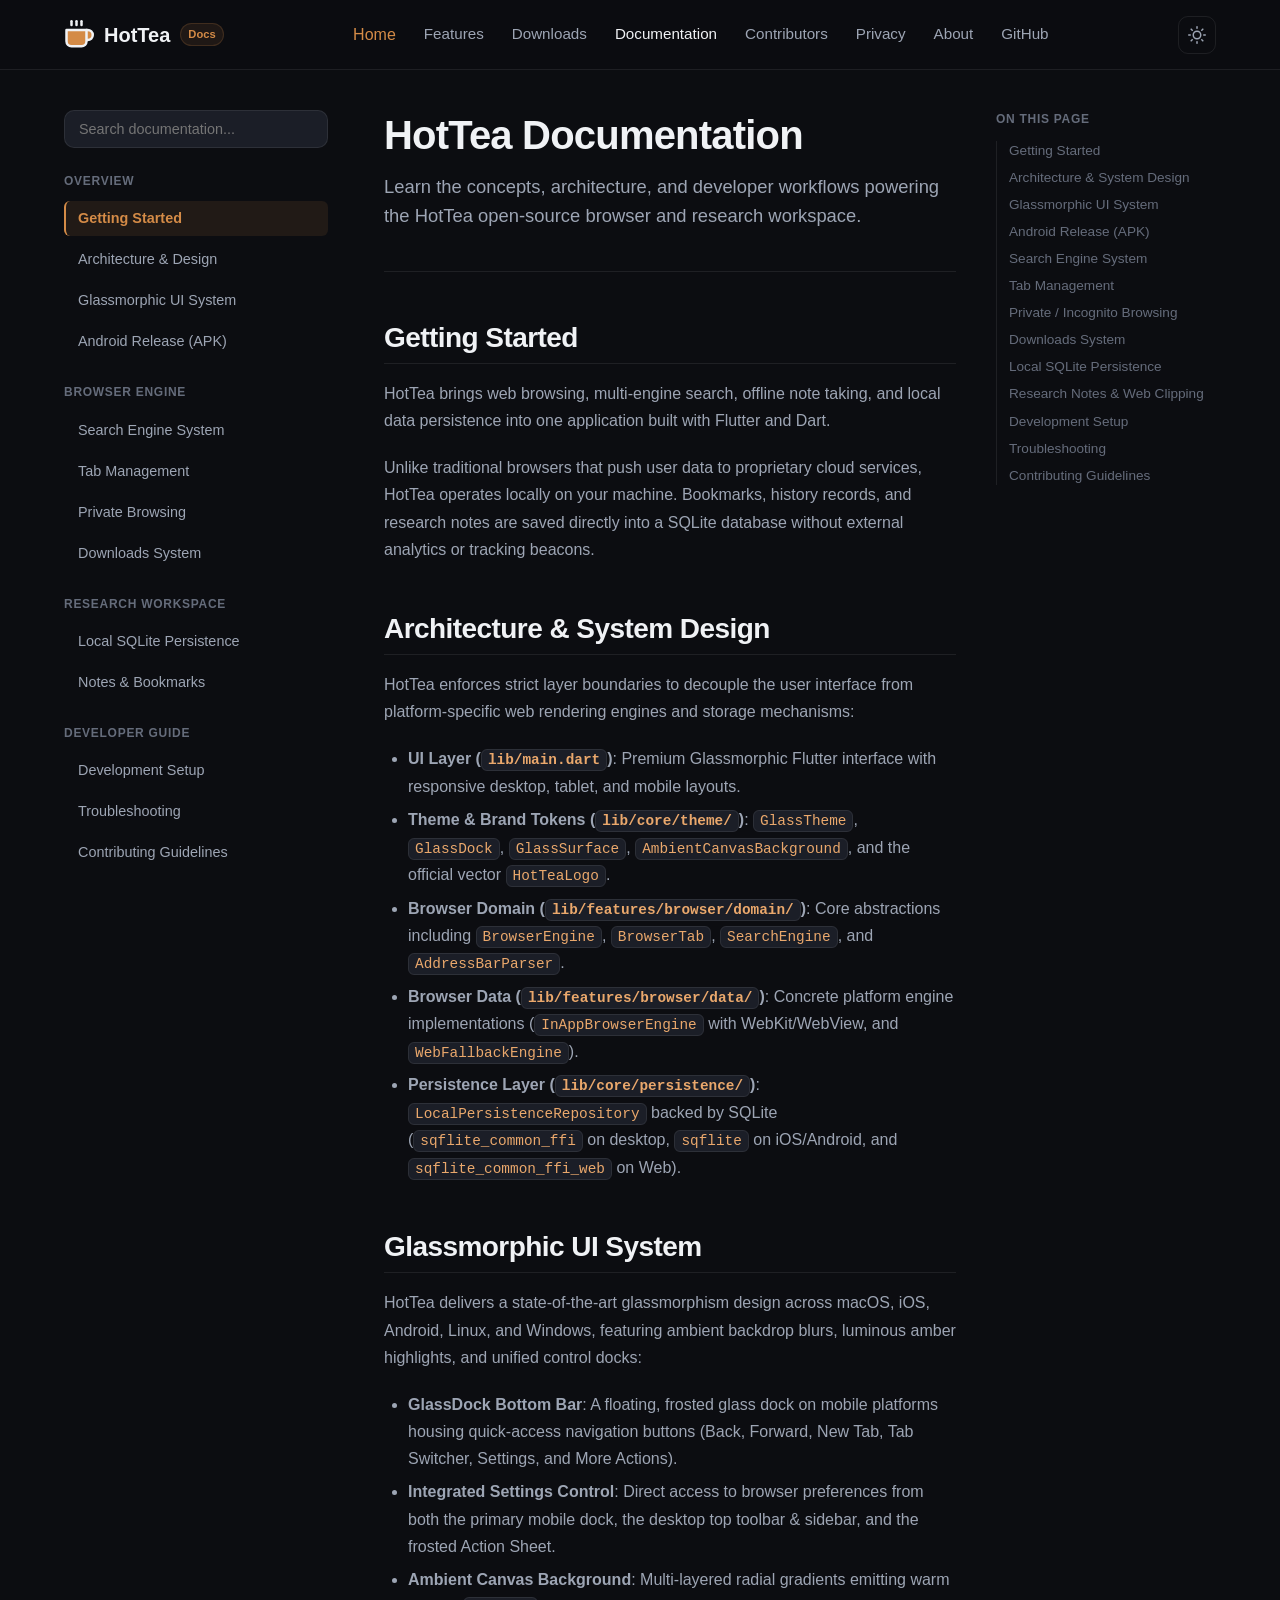
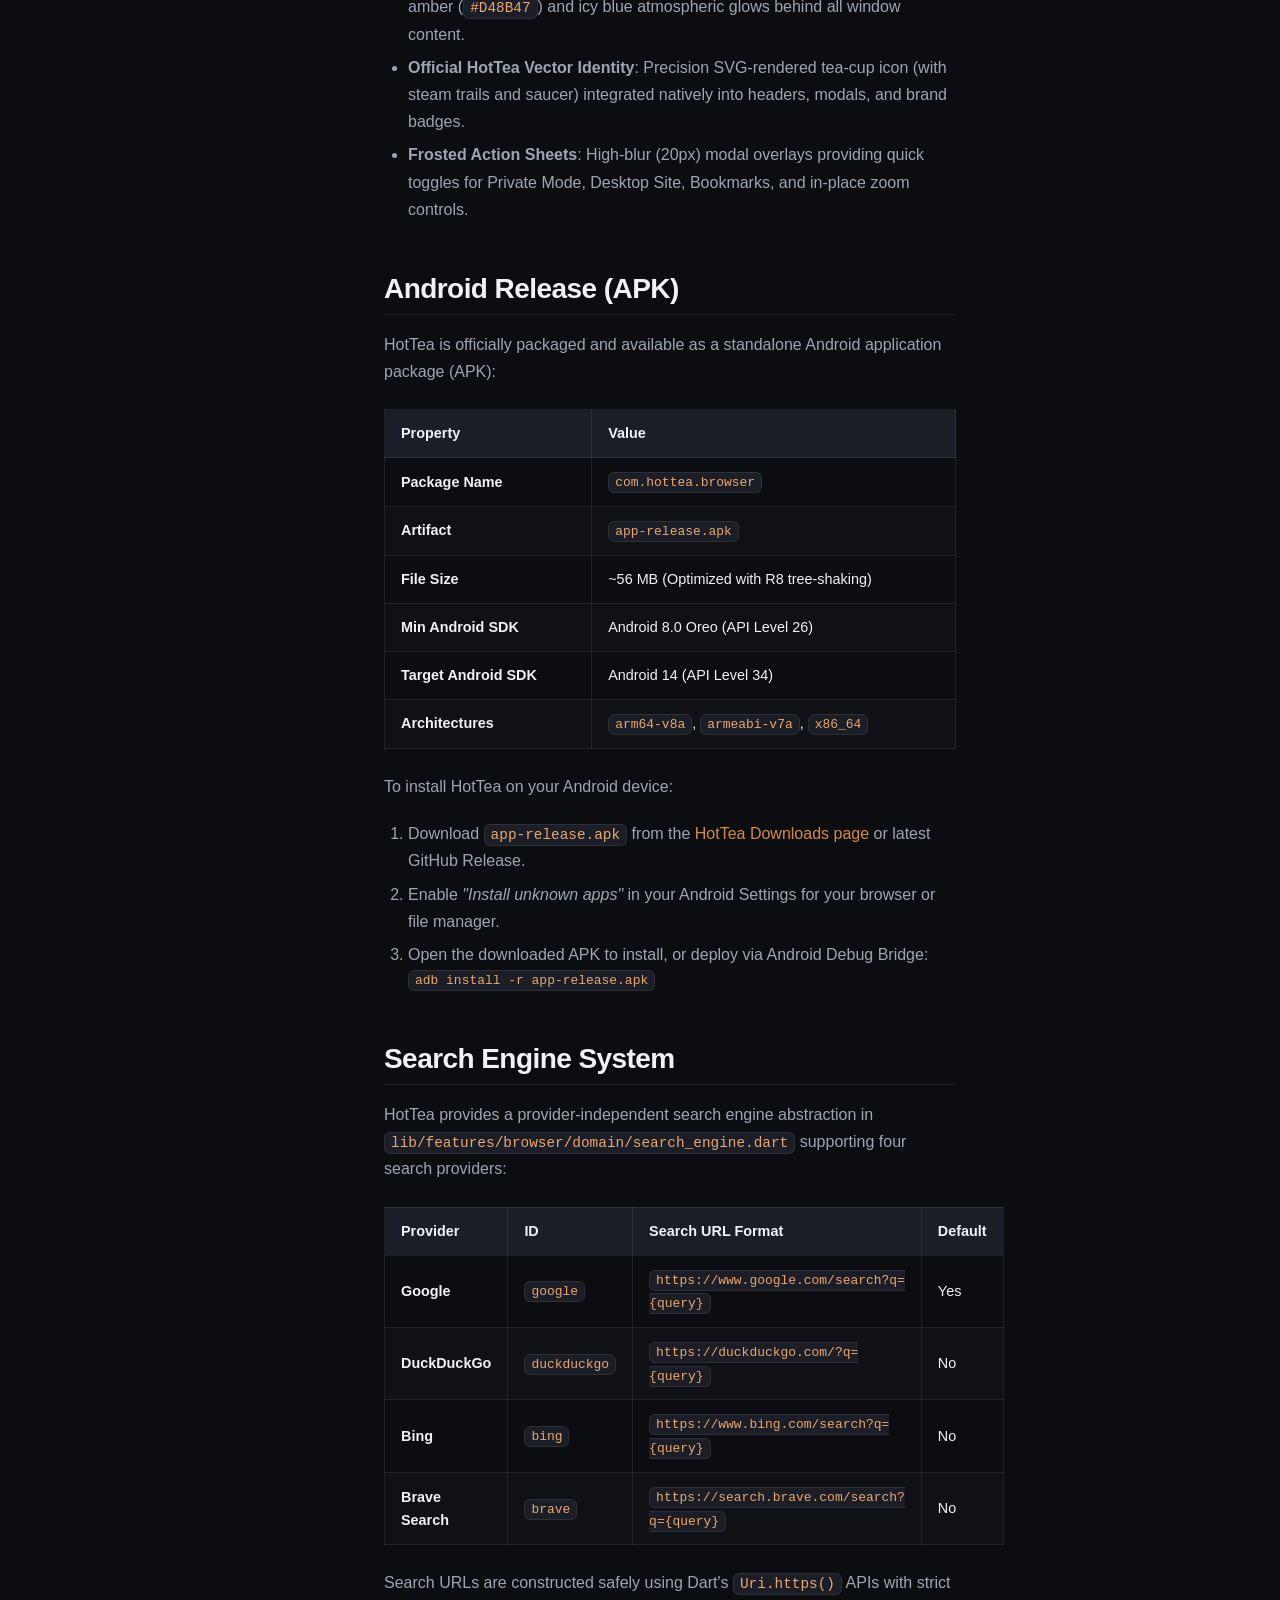
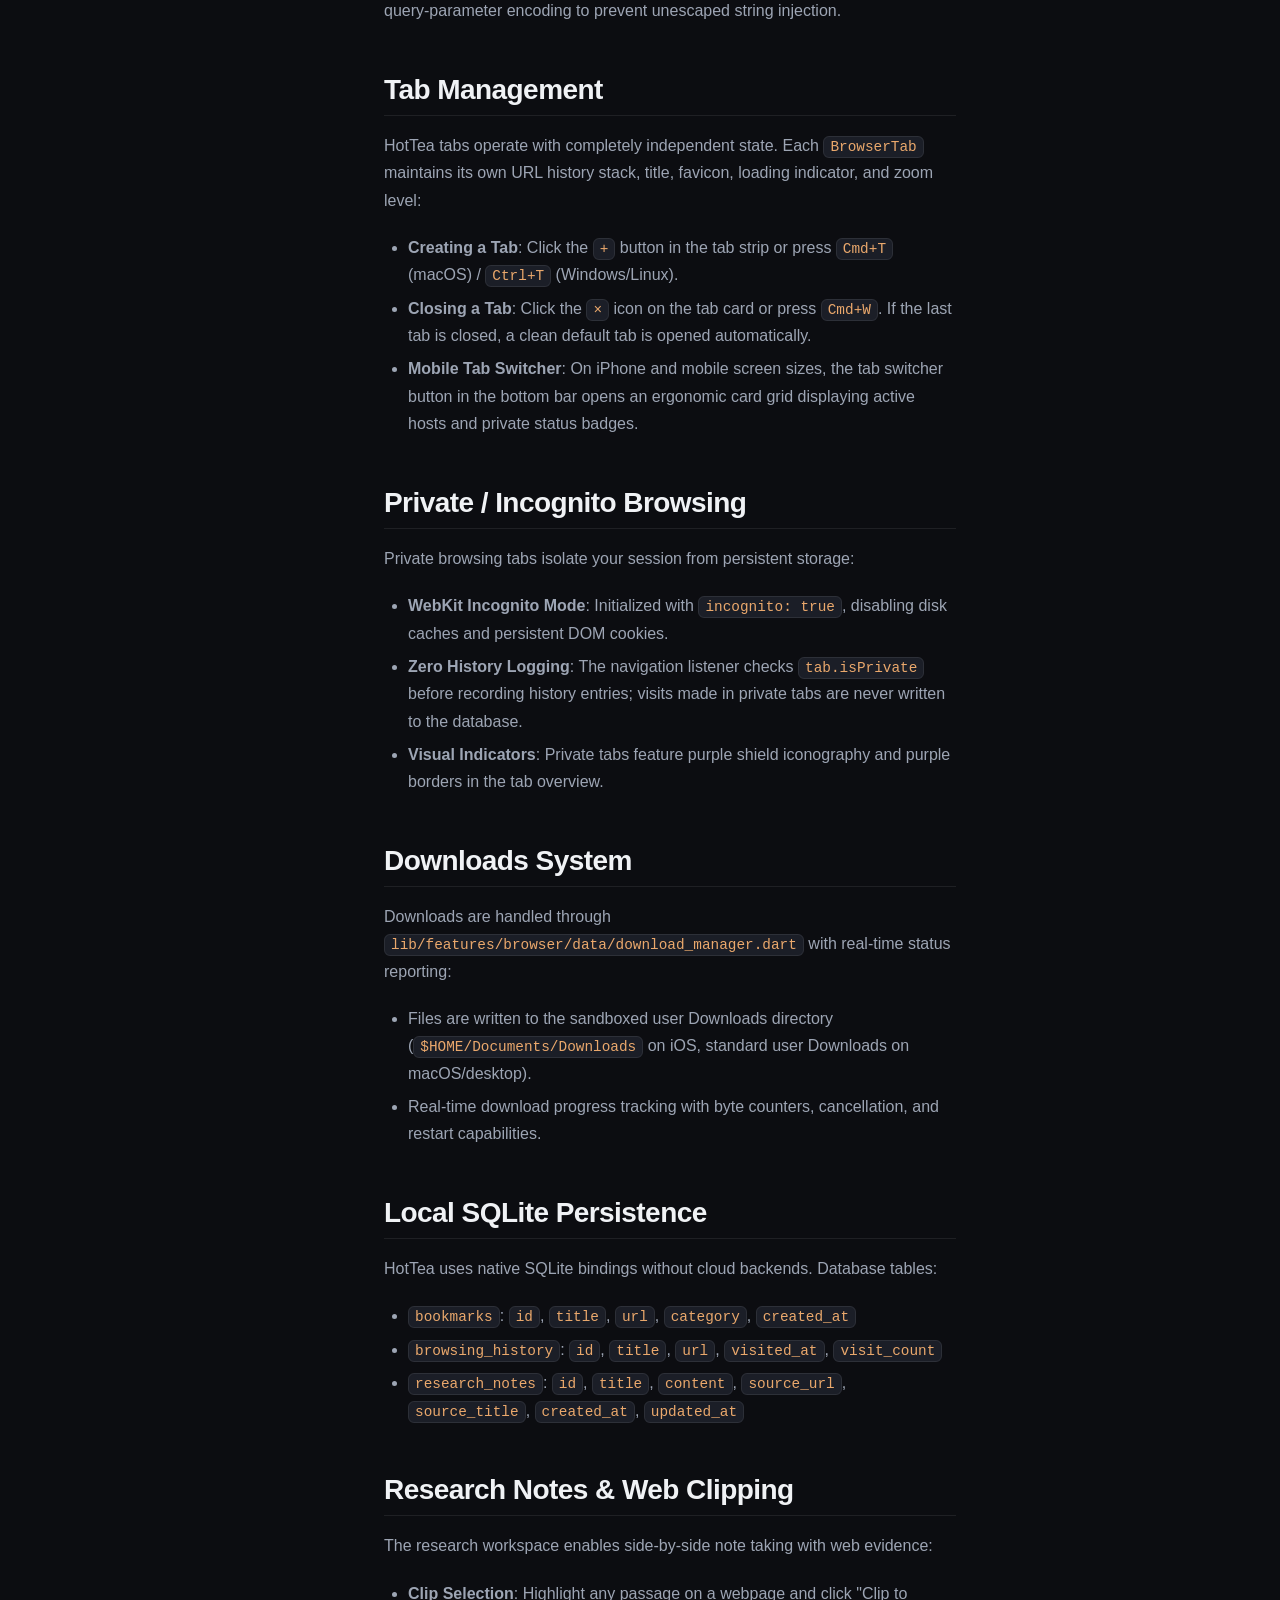
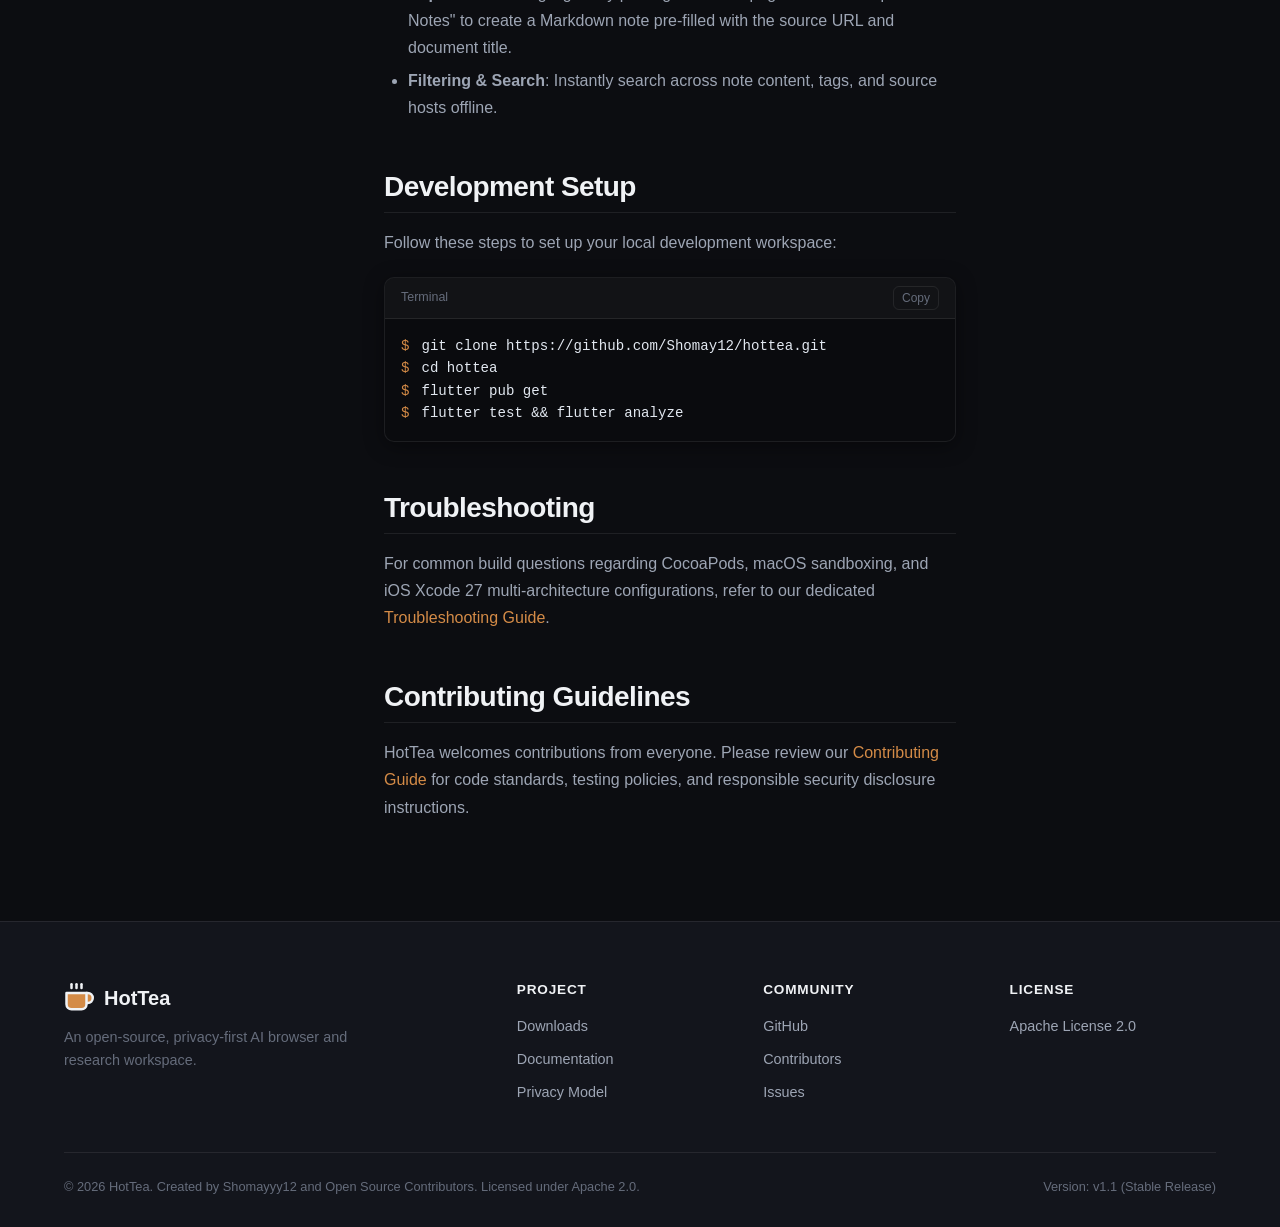
<file: hottea-website/docs.html>
<!DOCTYPE html>
<html lang="en" data-theme="dark">
<head>
  <meta charset="UTF-8">
  <meta name="viewport" content="width=device-width, initial-scale=1.0">
  <title>Documentation — HotTea Browser & Workspace</title>
  <meta name="description" content="Technical documentation, getting started guides, architecture specifications, and API contracts for the HotTea browser.">
  <meta name="theme-color" content="#0C0D11">

  <!-- Open Graph -->
  <meta property="og:type" content="article">
  <meta property="og:title" content="HotTea Documentation">
  <meta property="og:description" content="Learn how HotTea manages multi-provider search, tab isolation, local persistence, and research workflows.">

  <!-- Stylesheets -->
  <link rel="stylesheet" href="assets/css/style.css">
  <link rel="stylesheet" href="assets/css/responsive.css">
  <link rel="stylesheet" href="assets/css/docs.css">

  <!-- Favicon SVG -->
  <link rel="icon" type="image/svg+xml" href="data:image/svg+xml,<svg xmlns='http://www.w3.org/2000/svg' viewBox='0 0 24 24' fill='none' stroke='%23D48B47' stroke-width='2' stroke-linecap='round' stroke-linejoin='round'><path d='M18 8h1a4 4 0 0 1 0 8h-1'></path><path d='M2 8h16v9a4 4 0 0 1-4 4H6a4 4 0 0 1-4-4V8z'></path><line x1='6' y1='1' x2='6' y2='4'></line><line x1='10' y1='1' x2='10' y2='4'></line><line x1='14' y1='1' x2='14' y2='4'></line></svg>">
</head>
<body>

  <a href="#main-content" class="skip-to-content">Skip to content</a>

  <!-- Header -->
  <header class="site-header">
    <div class="container nav-container">
      <a href="index.html" class="brand-link">
        <svg class="brand-logo-svg" viewBox="0 0 24 24" fill="none" stroke="currentColor" stroke-width="2" stroke-linecap="round" stroke-linejoin="round">
          <path d="M18 8h1a4 4 0 0 1 0 8h-1"></path>
          <path d="M2 8h16v9a4 4 0 0 1-4 4H6a4 4 0 0 1-4-4V8z"></path>
          <line x1="6" y1="1" x2="6" y2="4"></line>
          <line x1="10" y1="1" x2="10" y2="4"></line>
          <line x1="14" y1="1" x2="14" y2="4"></line>
        </svg>
        <span>HotTea</span>
        <span class="brand-badge">Docs</span>
      </a>

      <nav id="nav-menu" class="nav-menu" aria-label="Primary Navigation">
        <a href="index.html">Home</a>
        <a href="index.html#features" class="nav-link">Features</a>
        <a href="downloads.html" class="nav-link">Downloads</a>
        <a href="docs.html" class="nav-link active">Documentation</a>
        <a href="index.html#contributors" class="nav-link">Contributors</a>
        <a href="privacy.html" class="nav-link">Privacy</a>
        <a href="about.html" class="nav-link">About</a>
        <a href="https://github.com/Shomay12/hottea" class="nav-link" target="_blank" rel="noopener">GitHub</a>
      </nav>

      <div class="nav-actions">
        <button id="theme-toggle" class="btn-icon" aria-label="Toggle theme">
          <svg width="18" height="18" viewBox="0 0 24 24" fill="none" stroke="currentColor" stroke-width="2" stroke-linecap="round" stroke-linejoin="round">
            <circle cx="12" cy="12" r="5"></circle>
            <line x1="12" y1="1" x2="12" y2="3"></line>
            <line x1="12" y1="21" x2="12" y2="23"></line>
          </svg>
        </button>
        <button id="mobile-menu-btn" class="btn-icon mobile-menu-btn" aria-label="Toggle mobile menu" aria-expanded="false">
          <svg width="20" height="20" viewBox="0 0 24 24" fill="none" stroke="currentColor" stroke-width="2" stroke-linecap="round" stroke-linejoin="round">
            <line x1="3" y1="12" x2="21" y2="12"></line>
            <line x1="3" y1="6" x2="21" y2="6"></line>
            <line x1="3" y1="18" x2="21" y2="18"></line>
          </svg>
        </button>
      </div>
    </div>
  </header>

  <main id="main-content" class="container">
    <div class="docs-layout">
      <!-- Sidebar Navigation with Local Search -->
      <aside class="docs-sidebar">
        <button id="docs-nav-toggle" class="docs-nav-toggle-btn" aria-expanded="false" aria-controls="docs-sidebar-inner">
          <span>📚 Documentation Menu</span>
          <span>▾</span>
        </button>

        <div id="docs-sidebar-inner" class="docs-sidebar-inner">
          <div class="docs-search-container">
            <input type="search" id="docs-search" class="docs-search-input" placeholder="Search documentation..." aria-label="Search documentation">
          </div>

          <div class="docs-nav-group">
            <div class="docs-nav-title">Overview</div>
            <ul class="docs-nav-list">
              <li><a href="#getting-started" class="docs-nav-link active">Getting Started</a></li>
              <li><a href="#architecture" class="docs-nav-link">Architecture &amp; Design</a></li>
              <li><a href="#glass-ui" class="docs-nav-link">Glassmorphic UI System</a></li>
              <li><a href="#android-release" class="docs-nav-link">Android Release (APK)</a></li>
            </ul>
          </div>

          <div class="docs-nav-group">
            <div class="docs-nav-title">Browser Engine</div>
            <ul class="docs-nav-list">
              <li><a href="#search-system" class="docs-nav-link">Search Engine System</a></li>
              <li><a href="#tab-management" class="docs-nav-link">Tab Management</a></li>
              <li><a href="#private-browsing" class="docs-nav-link">Private Browsing</a></li>
              <li><a href="#downloads-manager" class="docs-nav-link">Downloads System</a></li>
            </ul>
          </div>

          <div class="docs-nav-group">
            <div class="docs-nav-title">Research Workspace</div>
            <ul class="docs-nav-list">
              <li><a href="#persistence-model" class="docs-nav-link">Local SQLite Persistence</a></li>
              <li><a href="#notes-and-clipping" class="docs-nav-link">Notes &amp; Bookmarks</a></li>
            </ul>
          </div>

          <div class="docs-nav-group">
            <div class="docs-nav-title">Developer Guide</div>
            <ul class="docs-nav-list">
              <li><a href="#dev-setup" class="docs-nav-link">Development Setup</a></li>
              <li><a href="#troubleshooting" class="docs-nav-link">Troubleshooting</a></li>
              <li><a href="#contributing" class="docs-nav-link">Contributing Guidelines</a></li>
            </ul>
          </div>
        </div>
      </aside>

      <!-- Main Documentation Body -->
      <article class="docs-content">
        <div class="docs-header">
          <h1 class="docs-title">HotTea Documentation</h1>
          <p class="docs-lead">
            Learn the concepts, architecture, and developer workflows powering the HotTea open-source browser and research workspace.
          </p>
        </div>

        <div class="docs-body">
          <!-- Getting Started -->
          <section id="getting-started">
            <h2>Getting Started</h2>
            <p>
              HotTea brings web browsing, multi-engine search, offline note taking, and local data persistence into one application built with Flutter and Dart.
            </p>
            <p>
              Unlike traditional browsers that push user data to proprietary cloud services, HotTea operates locally on your machine. Bookmarks, history records, and research notes are saved directly into a SQLite database without external analytics or tracking beacons.
            </p>
          </section>

          <!-- Architecture & Design -->
          <section id="architecture">
            <h2>Architecture &amp; System Design</h2>
            <p>
              HotTea enforces strict layer boundaries to decouple the user interface from platform-specific web rendering engines and storage mechanisms:
            </p>
            <ul>
              <li><strong>UI Layer (<code>lib/main.dart</code>)</strong>: Premium Glassmorphic Flutter interface with responsive desktop, tablet, and mobile layouts.</li>
              <li><strong>Theme &amp; Brand Tokens (<code>lib/core/theme/</code>)</strong>: <code>GlassTheme</code>, <code>GlassDock</code>, <code>GlassSurface</code>, <code>AmbientCanvasBackground</code>, and the official vector <code>HotTeaLogo</code>.</li>
              <li><strong>Browser Domain (<code>lib/features/browser/domain/</code>)</strong>: Core abstractions including <code>BrowserEngine</code>, <code>BrowserTab</code>, <code>SearchEngine</code>, and <code>AddressBarParser</code>.</li>
              <li><strong>Browser Data (<code>lib/features/browser/data/</code>)</strong>: Concrete platform engine implementations (<code>InAppBrowserEngine</code> with WebKit/WebView, and <code>WebFallbackEngine</code>).</li>
              <li><strong>Persistence Layer (<code>lib/core/persistence/</code>)</strong>: <code>LocalPersistenceRepository</code> backed by SQLite (<code>sqflite_common_ffi</code> on desktop, <code>sqflite</code> on iOS/Android, and <code>sqflite_common_ffi_web</code> on Web).</li>
            </ul>
          </section>

          <!-- Glassmorphic UI System -->
          <section id="glass-ui">
            <h2>Glassmorphic UI System</h2>
            <p>
              HotTea delivers a state-of-the-art glassmorphism design across macOS, iOS, Android, Linux, and Windows, featuring ambient backdrop blurs, luminous amber highlights, and unified control docks:
            </p>
            <ul>
              <li><strong>GlassDock Bottom Bar</strong>: A floating, frosted glass dock on mobile platforms housing quick-access navigation buttons (Back, Forward, New Tab, Tab Switcher, Settings, and More Actions).</li>
              <li><strong>Integrated Settings Control</strong>: Direct access to browser preferences from both the primary mobile dock, the desktop top toolbar &amp; sidebar, and the frosted Action Sheet.</li>
              <li><strong>Ambient Canvas Background</strong>: Multi-layered radial gradients emitting warm amber (<code>#D48B47</code>) and icy blue atmospheric glows behind all window content.</li>
              <li><strong>Official HotTea Vector Identity</strong>: Precision SVG-rendered tea-cup icon (with steam trails and saucer) integrated natively into headers, modals, and brand badges.</li>
              <li><strong>Frosted Action Sheets</strong>: High-blur (20px) modal overlays providing quick toggles for Private Mode, Desktop Site, Bookmarks, and in-place zoom controls.</li>
            </ul>
          </section>

          <!-- Android Release (APK) -->
          <section id="android-release">
            <h2>Android Release (APK)</h2>
            <p>
              HotTea is officially packaged and available as a standalone Android application package (APK):
            </p>
            <table class="docs-table">
              <thead>
                <tr>
                  <th>Property</th>
                  <th>Value</th>
                </tr>
              </thead>
              <tbody>
                <tr>
                  <td><strong>Package Name</strong></td>
                  <td><code>com.hottea.browser</code></td>
                </tr>
                <tr>
                  <td><strong>Artifact</strong></td>
                  <td><code>app-release.apk</code></td>
                </tr>
                <tr>
                  <td><strong>File Size</strong></td>
                  <td>~56 MB (Optimized with R8 tree-shaking)</td>
                </tr>
                <tr>
                  <td><strong>Min Android SDK</strong></td>
                  <td>Android 8.0 Oreo (API Level 26)</td>
                </tr>
                <tr>
                  <td><strong>Target Android SDK</strong></td>
                  <td>Android 14 (API Level 34)</td>
                </tr>
                <tr>
                  <td><strong>Architectures</strong></td>
                  <td><code>arm64-v8a</code>, <code>armeabi-v7a</code>, <code>x86_64</code></td>
                </tr>
              </tbody>
            </table>
            <p>
              To install HotTea on your Android device:
            </p>
            <ol>
              <li>Download <code>app-release.apk</code> from the <a href="downloads.html">HotTea Downloads page</a> or latest GitHub Release.</li>
              <li>Enable <em>"Install unknown apps"</em> in your Android Settings for your browser or file manager.</li>
              <li>Open the downloaded APK to install, or deploy via Android Debug Bridge:
                <pre><code>adb install -r app-release.apk</code></pre>
              </li>
            </ol>
          </section>

          <!-- Search Engine System -->
          <section id="search-system">
            <h2>Search Engine System</h2>
            <p>
              HotTea provides a provider-independent search engine abstraction in <code>lib/features/browser/domain/search_engine.dart</code> supporting four search providers:
            </p>
            <table class="docs-table">
              <thead>
                <tr>
                  <th>Provider</th>
                  <th>ID</th>
                  <th>Search URL Format</th>
                  <th>Default</th>
                </tr>
              </thead>
              <tbody>
                <tr>
                  <td><strong>Google</strong></td>
                  <td><code>google</code></td>
                  <td><code>https://www.google.com/search?q={query}</code></td>
                  <td>Yes</td>
                </tr>
                <tr>
                  <td><strong>DuckDuckGo</strong></td>
                  <td><code>duckduckgo</code></td>
                  <td><code>https://duckduckgo.com/?q={query}</code></td>
                  <td>No</td>
                </tr>
                <tr>
                  <td><strong>Bing</strong></td>
                  <td><code>bing</code></td>
                  <td><code>https://www.bing.com/search?q={query}</code></td>
                  <td>No</td>
                </tr>
                <tr>
                  <td><strong>Brave Search</strong></td>
                  <td><code>brave</code></td>
                  <td><code>https://search.brave.com/search?q={query}</code></td>
                  <td>No</td>
                </tr>
              </tbody>
            </table>
            <p>
              Search URLs are constructed safely using Dart's <code>Uri.https()</code> APIs with strict query-parameter encoding to prevent unescaped string injection.
            </p>
          </section>

          <!-- Tab Management -->
          <section id="tab-management">
            <h2>Tab Management</h2>
            <p>
              HotTea tabs operate with completely independent state. Each <code>BrowserTab</code> maintains its own URL history stack, title, favicon, loading indicator, and zoom level:
            </p>
            <ul>
              <li><strong>Creating a Tab</strong>: Click the <code>+</code> button in the tab strip or press <code>Cmd+T</code> (macOS) / <code>Ctrl+T</code> (Windows/Linux).</li>
              <li><strong>Closing a Tab</strong>: Click the <code>×</code> icon on the tab card or press <code>Cmd+W</code>. If the last tab is closed, a clean default tab is opened automatically.</li>
              <li><strong>Mobile Tab Switcher</strong>: On iPhone and mobile screen sizes, the tab switcher button in the bottom bar opens an ergonomic card grid displaying active hosts and private status badges.</li>
            </ul>
          </section>

          <!-- Private Browsing -->
          <section id="private-browsing">
            <h2>Private / Incognito Browsing</h2>
            <p>
              Private browsing tabs isolate your session from persistent storage:
            </p>
            <ul>
              <li><strong>WebKit Incognito Mode</strong>: Initialized with <code>incognito: true</code>, disabling disk caches and persistent DOM cookies.</li>
              <li><strong>Zero History Logging</strong>: The navigation listener checks <code>tab.isPrivate</code> before recording history entries; visits made in private tabs are never written to the database.</li>
              <li><strong>Visual Indicators</strong>: Private tabs feature purple shield iconography and purple borders in the tab overview.</li>
            </ul>
          </section>

          <!-- Downloads System -->
          <section id="downloads-manager">
            <h2>Downloads System</h2>
            <p>
              Downloads are handled through <code>lib/features/browser/data/download_manager.dart</code> with real-time status reporting:
            </p>
            <ul>
              <li>Files are written to the sandboxed user Downloads directory (<code>$HOME/Documents/Downloads</code> on iOS, standard user Downloads on macOS/desktop).</li>
              <li>Real-time download progress tracking with byte counters, cancellation, and restart capabilities.</li>
            </ul>
          </section>

          <!-- Local SQLite Persistence -->
          <section id="persistence-model">
            <h2>Local SQLite Persistence</h2>
            <p>
              HotTea uses native SQLite bindings without cloud backends. Database tables:
            </p>
            <ul>
              <li><code>bookmarks</code>: <code>id</code>, <code>title</code>, <code>url</code>, <code>category</code>, <code>created_at</code></li>
              <li><code>browsing_history</code>: <code>id</code>, <code>title</code>, <code>url</code>, <code>visited_at</code>, <code>visit_count</code></li>
              <li><code>research_notes</code>: <code>id</code>, <code>title</code>, <code>content</code>, <code>source_url</code>, <code>source_title</code>, <code>created_at</code>, <code>updated_at</code></li>
            </ul>
          </section>

          <!-- Notes & Clipping -->
          <section id="notes-and-clipping">
            <h2>Research Notes &amp; Web Clipping</h2>
            <p>
              The research workspace enables side-by-side note taking with web evidence:
            </p>
            <ul>
              <li><strong>Clip Selection</strong>: Highlight any passage on a webpage and click "Clip to Notes" to create a Markdown note pre-filled with the source URL and document title.</li>
              <li><strong>Filtering &amp; Search</strong>: Instantly search across note content, tags, and source hosts offline.</li>
            </ul>
          </section>

          <!-- Development Setup -->
          <section id="dev-setup">
            <h2>Development Setup</h2>
            <p>Follow these steps to set up your local development workspace:</p>
            <div class="terminal-block">
              <div class="terminal-header">
                <span>Terminal</span>
                <button class="copy-btn" data-clipboard="git clone https://github.com/Shomay12/hottea.git && cd hottea && flutter pub get && flutter test">Copy</button>
              </div>
              <div class="terminal-body">
                <div class="terminal-line"><span class="terminal-prompt">$</span><span>git clone https://github.com/Shomay12/hottea.git</span></div>
                <div class="terminal-line"><span class="terminal-prompt">$</span><span>cd hottea</span></div>
                <div class="terminal-line"><span class="terminal-prompt">$</span><span>flutter pub get</span></div>
                <div class="terminal-line"><span class="terminal-prompt">$</span><span>flutter test &amp;&amp; flutter analyze</span></div>
              </div>
            </div>
          </section>

          <!-- Troubleshooting -->
          <section id="troubleshooting">
            <h2>Troubleshooting</h2>
            <p>
              For common build questions regarding CocoaPods, macOS sandboxing, and iOS Xcode 27 multi-architecture configurations, refer to our dedicated <a href="docs/troubleshooting.md" target="_blank">Troubleshooting Guide</a>.
            </p>
          </section>

          <!-- Contributing -->
          <section id="contributing">
            <h2>Contributing Guidelines</h2>
            <p>
              HotTea welcomes contributions from everyone. Please review our <a href="docs/contributing.md" target="_blank">Contributing Guide</a> for code standards, testing policies, and responsible security disclosure instructions.
            </p>
          </section>
        </div>
      </article>

      <!-- Table of Contents -->
      <aside class="docs-toc">
        <div class="toc-title">On This Page</div>
        <ul id="toc-list" class="toc-list">
          <!-- Dynamically populated via assets/js/docs.js -->
        </ul>
      </aside>
    </div>
  </main>

  <!-- Footer -->
  <footer class="site-footer">
    <div class="container">
      <div class="footer-grid">
        <div class="footer-brand">
          <a href="index.html" class="brand-link">
            <svg class="brand-logo-svg" viewBox="0 0 24 24" fill="none" stroke="currentColor" stroke-width="2" stroke-linecap="round" stroke-linejoin="round">
              <path d="M18 8h1a4 4 0 0 1 0 8h-1"></path>
              <path d="M2 8h16v9a4 4 0 0 1-4 4H6a4 4 0 0 1-4-4V8z"></path>
              <line x1="6" y1="1" x2="6" y2="4"></line>
              <line x1="10" y1="1" x2="10" y2="4"></line>
              <line x1="14" y1="1" x2="14" y2="4"></line>
            </svg>
            <span>HotTea</span>
          </a>
          <p>An open-source, privacy-first AI browser and research workspace.</p>
        </div>
        <div>
          <h4 class="footer-heading">Project</h4>
          <ul class="footer-links">
            <li><a href="downloads.html">Downloads</a></li>
            <li><a href="docs.html">Documentation</a></li>
            <li><a href="privacy.html">Privacy Model</a></li>
          </ul>
        </div>
        <div>
          <h4 class="footer-heading">Community</h4>
          <ul class="footer-links">
            <li><a href="https://github.com/Shomay12/hottea" target="_blank" rel="noopener">GitHub</a></li>
            <li><a href="index.html#contributors">Contributors</a></li>
            <li><a href="https://github.com/Shomay12/hottea/issues" target="_blank" rel="noopener">Issues</a></li>
          </ul>
        </div>
        <div>
          <h4 class="footer-heading">License</h4>
          <ul class="footer-links">
            <li><a href="https://github.com/Shomay12/hottea/blob/main/LICENSE" target="_blank" rel="noopener">Apache License 2.0</a></li>
          </ul>
        </div>
      </div>
      <div class="footer-bottom">
        <span>&copy; 2026 HotTea. Created by Shomayyy12 and Open Source Contributors. Licensed under Apache 2.0.</span>
        <span>Version: v1.1 (Stable Release)</span>
      </div>
    </div>
  </footer>

  <!-- Scripts -->
  <script src="assets/js/main.js"></script>
  <script src="assets/js/docs.js"></script>
</body>
</html>
</file>
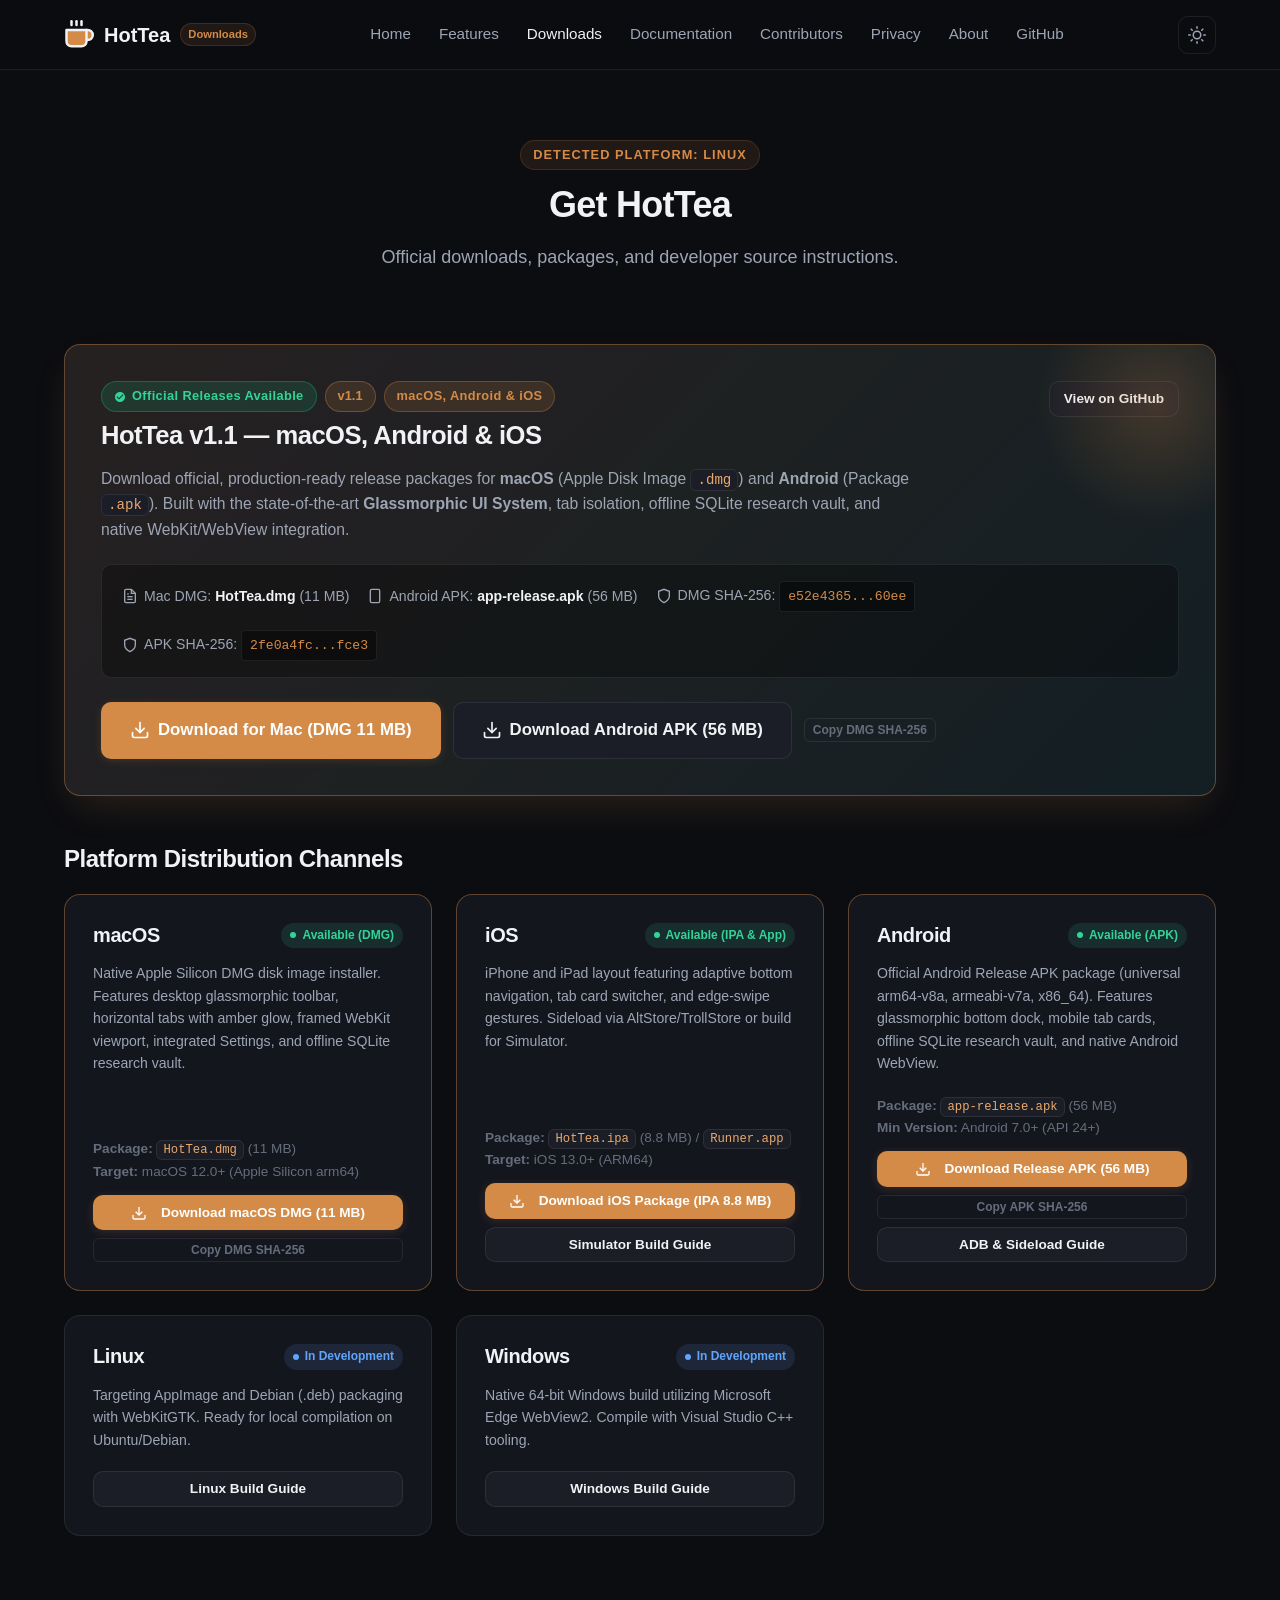
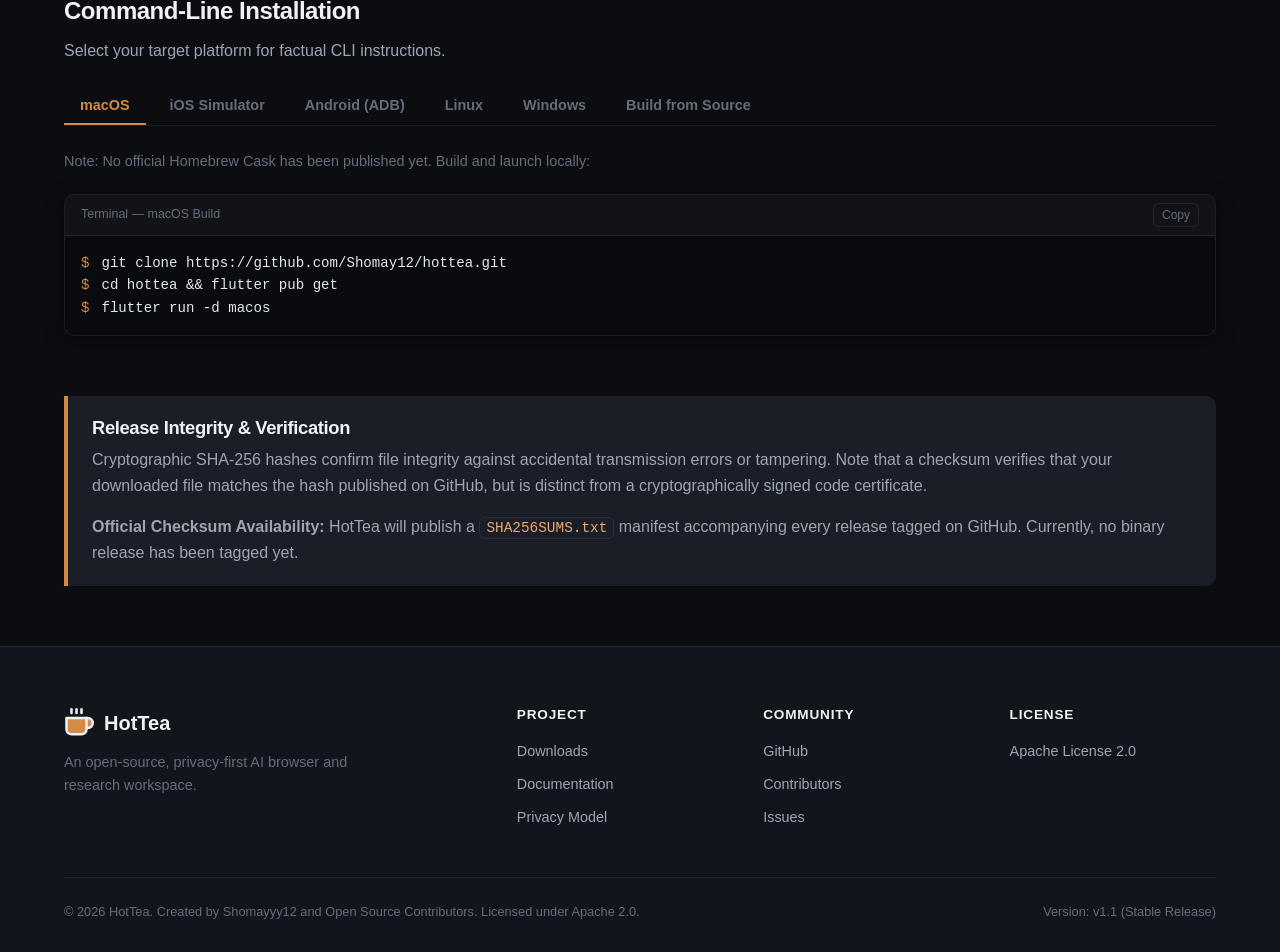
<file: hottea-website/downloads.html>
<!DOCTYPE html>
<html lang="en" data-theme="dark">
<head>
  <meta charset="UTF-8">
  <meta name="viewport" content="width=device-width, initial-scale=1.0">
  <title>Download HotTea — Official Open-Source Releases</title>
  <meta name="description" content="Download official releases and developer packages for HotTea browser across macOS, iOS, Android, Linux, and Windows, or build from source using Flutter.">
  <meta name="theme-color" content="#0C0D11">

  <!-- Open Graph -->
  <meta property="og:type" content="website">
  <meta property="og:title" content="Download HotTea — Official Releases">
  <meta property="og:description" content="Download official releases or build HotTea from source for macOS, iOS, Android, Linux, and Windows.">

  <!-- Stylesheets -->
  <link rel="stylesheet" href="assets/css/style.css">
  <link rel="stylesheet" href="assets/css/responsive.css">

  <style>
    .downloads-hero {
      padding: 70px 0 40px 0;
      text-align: center;
    }
    .empty-release-banner {
      background: var(--bg-card);
      border: 1px solid var(--border-subtle);
      border-radius: var(--radius-lg);
      padding: 36px;
      display: flex;
      gap: 24px;
      align-items: center;
      text-align: left;
      margin: 32px 0 48px 0;
    }
    .empty-release-icon {
      color: var(--status-exp);
      flex-shrink: 0;
    }
    .empty-release-content h3 {
      font-size: 1.35rem;
      margin-bottom: 8px;
    }
    .empty-release-content p {
      margin-bottom: 16px;
      font-size: 0.95rem;
    }
    .empty-release-actions {
      display: flex;
      gap: 12px;
      flex-wrap: wrap;
    }
    .featured-release-banner {
      background: linear-gradient(135deg, rgba(212, 139, 71, 0.1), rgba(16, 185, 129, 0.05)), var(--bg-card);
      border: 1px solid rgba(212, 139, 71, 0.4);
      box-shadow: 0 16px 40px -12px rgba(212, 139, 71, 0.2);
      border-radius: var(--radius-lg);
      padding: 36px;
      margin: 32px 0 48px 0;
      text-align: left;
      position: relative;
      overflow: hidden;
    }
    .featured-release-banner::before {
      content: '';
      position: absolute;
      top: -60px;
      right: -60px;
      width: 240px;
      height: 240px;
      background: radial-gradient(circle, rgba(212, 139, 71, 0.22), transparent 70%);
      pointer-events: none;
    }
    .featured-release-header {
      display: flex;
      justify-content: space-between;
      align-items: flex-start;
      gap: 16px;
      margin-bottom: 14px;
      flex-wrap: wrap;
    }
    .featured-release-badges {
      display: flex;
      gap: 8px;
      align-items: center;
      margin-bottom: 8px;
      flex-wrap: wrap;
    }
    .badge-apk-avail {
      background: rgba(16, 185, 129, 0.15);
      color: #34d399;
      border: 1px solid rgba(16, 185, 129, 0.35);
      padding: 4px 12px;
      border-radius: 999px;
      font-size: 0.8rem;
      font-weight: 700;
      letter-spacing: 0.03em;
      display: inline-flex;
      align-items: center;
      gap: 6px;
    }
    .badge-apk-ver {
      background: rgba(212, 139, 71, 0.15);
      color: var(--accent-primary);
      border: 1px solid rgba(212, 139, 71, 0.35);
      padding: 4px 12px;
      border-radius: 999px;
      font-size: 0.8rem;
      font-weight: 700;
    }
    .featured-release-title {
      font-size: 1.6rem;
      font-weight: 800;
      color: var(--text-primary);
      margin: 0;
    }
    .featured-release-desc {
      color: var(--text-secondary);
      font-size: 0.98rem;
      line-height: 1.6;
      margin-bottom: 22px;
      max-width: 820px;
    }
    .featured-release-meta {
      display: flex;
      gap: 18px;
      flex-wrap: wrap;
      margin-bottom: 24px;
      padding: 16px 20px;
      background: rgba(0, 0, 0, 0.3);
      border: 1px solid var(--border-subtle);
      border-radius: var(--radius-md);
      font-size: 0.88rem;
    }
    .meta-chip {
      display: flex;
      align-items: center;
      gap: 6px;
      color: var(--text-secondary);
    }
    .meta-chip strong {
      color: var(--text-primary);
    }
    .featured-release-actions {
      display: flex;
      gap: 12px;
      flex-wrap: wrap;
      align-items: center;
    }
    .checksum-snippet {
      font-family: monospace;
      font-size: 0.82rem;
      background: rgba(0, 0, 0, 0.4);
      padding: 4px 8px;
      border-radius: 4px;
      color: var(--accent-primary);
      border: 1px solid var(--border-subtle);
      max-width: 260px;
      overflow: hidden;
      text-overflow: ellipsis;
      white-space: nowrap;
      display: inline-block;
      vertical-align: middle;
    }
    .download-cards-grid {
      display: grid;
      grid-template-columns: repeat(auto-fit, minmax(280px, 1fr));
      gap: 24px;
      margin-bottom: 60px;
    }
    .dl-card {
      background: var(--bg-card);
      border: 1px solid var(--border-subtle);
      border-radius: var(--radius-lg);
      padding: 28px;
      display: flex;
      flex-direction: column;
    }
    .dl-card-header {
      display: flex;
      justify-content: space-between;
      align-items: center;
      margin-bottom: 14px;
    }
    .dl-platform-title {
      font-size: 1.25rem;
    }
    .dl-info {
      font-size: 0.88rem;
      color: var(--text-secondary);
      margin-bottom: 20px;
      flex: 1;
    }
    .cli-tabs {
      display: flex;
      gap: 8px;
      border-bottom: 1px solid var(--border-subtle);
      margin-bottom: 24px;
      overflow-x: auto;
    }
    .cli-tab-btn {
      background: transparent;
      border: none;
      color: var(--text-muted);
      font-size: 0.9rem;
      font-weight: 600;
      padding: 10px 16px;
      cursor: pointer;
      border-bottom: 2px solid transparent;
      transition: all var(--transition-fast);
      white-space: nowrap;
    }
    .cli-tab-btn:hover {
      color: var(--text-primary);
    }
    .cli-tab-btn.active {
      color: var(--accent-primary);
      border-bottom-color: var(--accent-primary);
    }
    .cli-tab-panel {
      display: none;
    }
    .cli-tab-panel.active {
      display: block;
    }
  </style>

  <!-- Favicon SVG -->
  <link rel="icon" type="image/svg+xml" href="data:image/svg+xml,<svg xmlns='http://www.w3.org/2000/svg' viewBox='0 0 24 24' fill='none' stroke='%23D48B47' stroke-width='2' stroke-linecap='round' stroke-linejoin='round'><path d='M18 8h1a4 4 0 0 1 0 8h-1'></path><path d='M2 8h16v9a4 4 0 0 1-4 4H6a4 4 0 0 1-4-4V8z'></path><line x1='6' y1='1' x2='6' y2='4'></line><line x1='10' y1='1' x2='10' y2='4'></line><line x1='14' y1='1' x2='14' y2='4'></line></svg>">
</head>
<body>

  <a href="#main-content" class="skip-to-content">Skip to content</a>

  <!-- Header -->
  <header class="site-header">
    <div class="container nav-container">
      <a href="index.html" class="brand-link">
        <svg class="brand-logo-svg" viewBox="0 0 24 24" fill="none" stroke="currentColor" stroke-width="2" stroke-linecap="round" stroke-linejoin="round">
          <path d="M18 8h1a4 4 0 0 1 0 8h-1"></path>
          <path d="M2 8h16v9a4 4 0 0 1-4 4H6a4 4 0 0 1-4-4V8z"></path>
          <line x1="6" y1="1" x2="6" y2="4"></line>
          <line x1="10" y1="1" x2="10" y2="4"></line>
          <line x1="14" y1="1" x2="14" y2="4"></line>
        </svg>
        <span>HotTea</span>
        <span class="brand-badge">Downloads</span>
      </a>

      <nav id="nav-menu" class="nav-menu" aria-label="Primary Navigation">
        <a href="index.html" class="nav-link">Home</a>
        <a href="index.html#features" class="nav-link">Features</a>
        <a href="downloads.html" class="nav-link active">Downloads</a>
        <a href="docs.html" class="nav-link">Documentation</a>
        <a href="index.html#contributors" class="nav-link">Contributors</a>
        <a href="privacy.html" class="nav-link">Privacy</a>
        <a href="about.html" class="nav-link">About</a>
        <a href="https://github.com/Shomay12/hottea" class="nav-link" target="_blank" rel="noopener">GitHub</a>
      </nav>

      <div class="nav-actions">
        <button id="theme-toggle" class="btn-icon" aria-label="Toggle theme">
          <svg width="18" height="18" viewBox="0 0 24 24" fill="none" stroke="currentColor" stroke-width="2" stroke-linecap="round" stroke-linejoin="round">
            <circle cx="12" cy="12" r="5"></circle>
            <line x1="12" y1="1" x2="12" y2="3"></line>
            <line x1="12" y1="21" x2="12" y2="23"></line>
          </svg>
        </button>
        <button id="mobile-menu-btn" class="btn-icon mobile-menu-btn" aria-label="Toggle mobile menu" aria-expanded="false">
          <svg width="20" height="20" viewBox="0 0 24 24" fill="none" stroke="currentColor" stroke-width="2" stroke-linecap="round" stroke-linejoin="round">
            <line x1="3" y1="12" x2="21" y2="12"></line>
            <line x1="3" y1="6" x2="21" y2="6"></line>
            <line x1="3" y1="18" x2="21" y2="18"></line>
          </svg>
        </button>
      </div>
    </div>
  </header>

  <main id="main-content">
    <div class="container">
      <div class="downloads-hero">
        <span class="section-tag" id="detected-os-badge">Platform Releases</span>
        <h1 class="section-title">Get HotTea</h1>
        <p class="section-subtitle">
          Official downloads, packages, and developer source instructions.
        </p>
      </div>

      <!-- Releases Showcase Container -->
      <div id="releases-container">
        <div class="featured-release-banner">
          <div class="featured-release-header">
            <div>
              <div class="featured-release-badges">
                <span class="badge-apk-avail">
                  <svg width="12" height="12" viewBox="0 0 24 24" fill="currentColor"><path d="M12 2C6.48 2 2 6.48 2 12s4.48 10 10 10 10-4.48 10-10S17.52 2 12 2zm-2 15l-5-5 1.41-1.41L10 14.17l7.59-7.59L19 8l-9 9z"/></svg>
                  Official Releases Available
                </span>
                <span class="badge-apk-ver">v1.1</span>
                <span class="badge-apk-avail" style="background:rgba(212,139,71,0.15); color:var(--accent-primary); border-color:rgba(212,139,71,0.3);">macOS, Android &amp; iOS</span>
              </div>
              <h2 class="featured-release-title">HotTea v1.1 — macOS, Android &amp; iOS</h2>
            </div>
            <a href="https://github.com/Shomay12/hottea" class="btn btn-secondary btn-sm" target="_blank" rel="noopener">
              View on GitHub
            </a>
          </div>

          <p class="featured-release-desc">
            Download official, production-ready release packages for <strong>macOS</strong> (Apple Disk Image <code>.dmg</code>) and <strong>Android</strong> (Package <code>.apk</code>). Built with the state-of-the-art <strong>Glassmorphic UI System</strong>, tab isolation, offline SQLite research vault, and native WebKit/WebView integration.
          </p>

          <div class="featured-release-meta">
            <div class="meta-chip">
              <svg width="16" height="16" viewBox="0 0 24 24" fill="none" stroke="currentColor" stroke-width="2"><path d="M14 2H6a2 2 0 0 0-2 2v16a2 2 0 0 0 2 2h12a2 2 0 0 0 2-2V8z"></path><polyline points="14 2 14 8 20 8"></polyline><line x1="16" y1="13" x2="8" y2="13"></line><line x1="16" y1="17" x2="8" y2="17"></line><polyline points="10 9 9 9 8 9"></polyline></svg>
              <span>Mac DMG: <strong>HotTea.dmg</strong> (11 MB)</span>
            </div>
            <div class="meta-chip">
              <svg width="16" height="16" viewBox="0 0 24 24" fill="none" stroke="currentColor" stroke-width="2"><rect x="5" y="2" width="14" height="20" rx="2" ry="2"></rect><line x1="12" y1="18" x2="12.01" y2="18"></line></svg>
              <span>Android APK: <strong>app-release.apk</strong> (56 MB)</span>
            </div>
            <div class="meta-chip">
              <svg width="16" height="16" viewBox="0 0 24 24" fill="none" stroke="currentColor" stroke-width="2"><path d="M12 22s8-4 8-10V5l-8-3-8 3v7c0 6 8 10 8 10z"></path></svg>
              <span>DMG SHA-256: <code class="checksum-snippet" title="e52e43655ee80cccb30c7fd1487f6ab01d246c1e86d83a8034751af3d0c160ee">e52e4365...60ee</code></span>
            </div>
            <div class="meta-chip">
              <svg width="16" height="16" viewBox="0 0 24 24" fill="none" stroke="currentColor" stroke-width="2"><path d="M12 22s8-4 8-10V5l-8-3-8 3v7c0 6 8 10 8 10z"></path></svg>
              <span>APK SHA-256: <code class="checksum-snippet" title="2fe0a4fc9f5f60cd16fd361596dd9bb67a23d1b5699cc265ce0e5264f867fce3">2fe0a4fc...fce3</code></span>
            </div>
          </div>

          <div class="featured-release-actions">
            <a href="downloads/HotTea.dmg" download="HotTea.dmg" class="btn btn-primary btn-lg" id="featured-mac-download-btn">
              <svg width="20" height="20" viewBox="0 0 24 24" fill="none" stroke="currentColor" stroke-width="2" stroke-linecap="round" stroke-linejoin="round">
                <path d="M21 15v4a2 2 0 0 1-2 2H5a2 2 0 0 1-2-2v-4"></path>
                <polyline points="7 10 12 15 17 10"></polyline>
                <line x1="12" y1="15" x2="12" y2="3"></line>
              </svg>
              Download for Mac (DMG 11 MB)
            </a>
            <a href="downloads/app-release.apk" download="hottea-app-release.apk" class="btn btn-secondary btn-lg" id="featured-apk-download-btn">
              <svg width="20" height="20" viewBox="0 0 24 24" fill="none" stroke="currentColor" stroke-width="2" stroke-linecap="round" stroke-linejoin="round">
                <path d="M21 15v4a2 2 0 0 1-2 2H5a2 2 0 0 1-2-2v-4"></path>
                <polyline points="7 10 12 15 17 10"></polyline>
                <line x1="12" y1="15" x2="12" y2="3"></line>
              </svg>
              Download Android APK (56 MB)
            </a>
            <button class="btn btn-secondary btn-lg copy-btn" data-clipboard="e52e43655ee80cccb30c7fd1487f6ab01d246c1e86d83a8034751af3d0c160ee">
              Copy DMG SHA-256
            </button>
          </div>
        </div>
      </div>

      <!-- Platform Packages Matrix -->
      <h2 style="font-size: 1.5rem; margin-bottom: 20px;">Platform Distribution Channels</h2>
      <div class="download-cards-grid">
        <!-- macOS -->
        <div class="dl-card" id="card-macos" style="border-color: rgba(212, 139, 71, 0.4);">
          <div class="dl-card-header">
            <h3 class="dl-platform-title">macOS</h3>
            <span class="status-badge status-implemented">Available (DMG)</span>
          </div>
          <p class="dl-info">
            Native Apple Silicon DMG disk image installer. Features desktop glassmorphic toolbar, horizontal tabs with amber glow, framed WebKit viewport, integrated Settings, and offline SQLite research vault.
          </p>
          <div style="margin-bottom: 12px; font-size: 0.85rem; color: var(--text-muted);">
            <div><strong>Package:</strong> <code>HotTea.dmg</code> (11 MB)</div>
            <div><strong>Target:</strong> macOS 12.0+ (Apple Silicon arm64)</div>
          </div>
          <div style="margin-top:auto; display:flex; flex-direction:column; gap:8px;">
            <a href="downloads/HotTea.dmg" download="HotTea.dmg" class="btn btn-primary btn-sm" style="width:100%; text-align:center;">
              <svg width="16" height="16" viewBox="0 0 24 24" fill="none" stroke="currentColor" stroke-width="2" style="margin-right:6px; vertical-align:text-bottom;"><path d="M21 15v4a2 2 0 0 1-2 2H5a2 2 0 0 1-2-2v-4"></path><polyline points="7 10 12 15 17 10"></polyline><line x1="12" y1="15" x2="12" y2="3"></line></svg>
              Download macOS DMG (11 MB)
            </a>
            <button class="btn btn-secondary btn-sm copy-btn" data-clipboard="e52e43655ee80cccb30c7fd1487f6ab01d246c1e86d83a8034751af3d0c160ee" style="width:100%;">
              Copy DMG SHA-256
            </button>
          </div>
        </div>

        <!-- iOS -->
        <div class="dl-card" id="card-ios" style="border-color: rgba(212, 139, 71, 0.4);">
          <div class="dl-card-header">
            <h3 class="dl-platform-title">iOS</h3>
            <span class="status-badge status-implemented">Available (IPA &amp; App)</span>
          </div>
          <p class="dl-info">
            iPhone and iPad layout featuring adaptive bottom navigation, tab card switcher, and edge-swipe gestures. Sideload via AltStore/TrollStore or build for Simulator.
          </p>
          <div style="margin-bottom: 12px; font-size: 0.85rem; color: var(--text-muted);">
            <div><strong>Package:</strong> <code>HotTea.ipa</code> (8.8 MB) / <code>Runner.app</code></div>
            <div><strong>Target:</strong> iOS 13.0+ (ARM64)</div>
          </div>
          <div style="margin-top:auto; display:flex; flex-direction:column; gap:8px;">
            <a href="downloads/HotTea.ipa" download="HotTea.ipa" class="btn btn-primary btn-sm" style="width:100%; text-align:center;">
              <svg width="16" height="16" viewBox="0 0 24 24" fill="none" stroke="currentColor" stroke-width="2" style="margin-right:6px; vertical-align:text-bottom;"><path d="M21 15v4a2 2 0 0 1-2 2H5a2 2 0 0 1-2-2v-4"></path><polyline points="7 10 12 15 17 10"></polyline><line x1="12" y1="15" x2="12" y2="3"></line></svg>
              Download iOS Package (IPA 8.8 MB)
            </a>
            <a href="#build-from-source" class="btn btn-secondary btn-sm" style="width:100%; text-align:center;">Simulator Build Guide</a>
          </div>
        </div>

        <!-- Android -->
        <div class="dl-card" id="card-android" style="border-color: rgba(212, 139, 71, 0.4);">
          <div class="dl-card-header">
            <h3 class="dl-platform-title">Android</h3>
            <span class="status-badge status-implemented">Available (APK)</span>
          </div>
          <p class="dl-info">
            Official Android Release APK package (universal arm64-v8a, armeabi-v7a, x86_64). Features glassmorphic bottom dock, mobile tab cards, offline SQLite research vault, and native Android WebView.
          </p>
          <div style="margin-bottom: 12px; font-size: 0.85rem; color: var(--text-muted);">
            <div><strong>Package:</strong> <code>app-release.apk</code> (56 MB)</div>
            <div><strong>Min Version:</strong> Android 7.0+ (API 24+)</div>
          </div>
          <div style="margin-top:auto; display:flex; flex-direction:column; gap:8px;">
            <a href="downloads/app-release.apk" download="hottea-app-release.apk" class="btn btn-primary btn-sm" style="width:100%; text-align:center;">
              <svg width="16" height="16" viewBox="0 0 24 24" fill="none" stroke="currentColor" stroke-width="2" style="margin-right:6px; vertical-align:text-bottom;"><path d="M21 15v4a2 2 0 0 1-2 2H5a2 2 0 0 1-2-2v-4"></path><polyline points="7 10 12 15 17 10"></polyline><line x1="12" y1="15" x2="12" y2="3"></line></svg>
              Download Release APK (56 MB)
            </a>
            <button class="btn btn-secondary btn-sm copy-btn" data-clipboard="2fe0a4fc9f5f60cd16fd361596dd9bb67a23d1b5699cc265ce0e5264f867fce3" style="width:100%;">
              Copy APK SHA-256
            </button>
            <a href="#cli-panel-android" class="btn btn-secondary btn-sm" style="width:100%; text-align:center;">ADB &amp; Sideload Guide</a>
          </div>
        </div>

        <!-- Linux -->
        <div class="dl-card" id="card-linux">
          <div class="dl-card-header">
            <h3 class="dl-platform-title">Linux</h3>
            <span class="status-badge status-in-development">In Development</span>
          </div>
          <p class="dl-info">
            Targeting AppImage and Debian (.deb) packaging with WebKitGTK. Ready for local compilation on Ubuntu/Debian.
          </p>
          <div style="margin-top:auto;">
            <a href="#build-from-source" class="btn btn-secondary btn-sm" style="width:100%;">Linux Build Guide</a>
          </div>
        </div>

        <!-- Windows -->
        <div class="dl-card" id="card-windows">
          <div class="dl-card-header">
            <h3 class="dl-platform-title">Windows</h3>
            <span class="status-badge status-in-development">In Development</span>
          </div>
          <p class="dl-info">
            Native 64-bit Windows build utilizing Microsoft Edge WebView2. Compile with Visual Studio C++ tooling.
          </p>
          <div style="margin-top:auto;">
            <a href="#build-from-source" class="btn btn-secondary btn-sm" style="width:100%;">Windows Build Guide</a>
          </div>
        </div>
      </div>

      <!-- CLI Installation Guide -->
      <section id="cli-installation" style="margin-bottom: 60px;">
        <h2 style="font-size: 1.5rem; margin-bottom: 12px;">Command-Line Installation</h2>
        <p style="color: var(--text-secondary); margin-bottom: 24px;">
          Select your target platform for factual CLI instructions.
        </p>

        <div class="cli-tabs" role="tablist">
          <button class="cli-tab-btn active" data-platform="macos" role="tab">macOS</button>
          <button class="cli-tab-btn" data-platform="ios" role="tab">iOS Simulator</button>
          <button class="cli-tab-btn" data-platform="android" role="tab">Android (ADB)</button>
          <button class="cli-tab-btn" data-platform="linux" role="tab">Linux</button>
          <button class="cli-tab-btn" data-platform="windows" role="tab">Windows</button>
          <button class="cli-tab-btn" data-platform="source" role="tab">Build from Source</button>
        </div>

        <!-- Panel: macOS -->
        <div class="cli-tab-panel active" id="cli-panel-macos">
          <p style="font-size:0.9rem; color:var(--text-muted); margin-bottom:8px;">
            Note: No official Homebrew Cask has been published yet. Build and launch locally:
          </p>
          <div class="terminal-block">
            <div class="terminal-header">
              <span>Terminal — macOS Build</span>
              <button class="copy-btn" data-clipboard="git clone https://github.com/Shomay12/hottea.git && cd hottea && flutter pub get && flutter run -d macos">Copy</button>
            </div>
            <div class="terminal-body">
              <div class="terminal-line"><span class="terminal-prompt">$</span><span>git clone https://github.com/Shomay12/hottea.git</span></div>
              <div class="terminal-line"><span class="terminal-prompt">$</span><span>cd hottea &amp;&amp; flutter pub get</span></div>
              <div class="terminal-line"><span class="terminal-prompt">$</span><span>flutter run -d macos</span></div>
            </div>
          </div>
        </div>

        <!-- Panel: iOS -->
        <div class="cli-tab-panel" id="cli-panel-ios">
          <p style="font-size:0.9rem; color:var(--text-muted); margin-bottom:8px;">
            Compile the iOS simulator bundle and launch on booted simulator:
          </p>
          <div class="terminal-block">
            <div class="terminal-header">
              <span>Terminal — iOS Simulator</span>
              <button class="copy-btn" data-clipboard="flutter build ios --simulator && xcrun simctl install booted build/ios/iphonesimulator/Runner.app && xcrun simctl launch booted org.hottea.hottea">Copy</button>
            </div>
            <div class="terminal-body">
              <div class="terminal-line"><span class="terminal-prompt">$</span><span>flutter build ios --simulator</span></div>
              <div class="terminal-line"><span class="terminal-prompt">$</span><span>xcrun simctl install booted build/ios/iphonesimulator/Runner.app</span></div>
              <div class="terminal-line"><span class="terminal-prompt">$</span><span>xcrun simctl launch booted org.hottea.hottea</span></div>
            </div>
          </div>
        </div>

        <!-- Panel: Android -->
        <div class="cli-tab-panel" id="cli-panel-android">
          <p style="font-size:0.9rem; color:var(--text-muted); margin-bottom:8px;">
            Install the release APK directly to a connected Android handset or emulator using ADB:
          </p>
          <div class="terminal-block">
            <div class="terminal-header">
              <span>Terminal — ADB Install (Release APK)</span>
              <button class="copy-btn" data-clipboard="adb devices && adb install -r build/app/outputs/flutter-apk/app-release.apk && adb shell monkey -p org.hottea.hottea -c android.intent.category.LAUNCHER 1">Copy</button>
            </div>
            <div class="terminal-body">
              <div class="terminal-line"><span class="terminal-prompt">$</span><span># Check connected Android handset or emulator</span></div>
              <div class="terminal-line"><span class="terminal-prompt">$</span><span>adb devices</span></div>
              <div class="terminal-line"><span class="terminal-prompt">$</span><span># Install the 56 MB optimized release APK</span></div>
              <div class="terminal-line"><span class="terminal-prompt">$</span><span>adb install -r build/app/outputs/flutter-apk/app-release.apk</span></div>
              <div class="terminal-line"><span class="terminal-prompt">$</span><span># Launch HotTea on handset</span></div>
              <div class="terminal-line"><span class="terminal-prompt">$</span><span>adb shell monkey -p org.hottea.hottea -c android.intent.category.LAUNCHER 1</span></div>
            </div>
          </div>
          <div style="margin-top: 14px; font-size: 0.85rem; color: var(--text-muted);">
            <p><strong>Building APK from source:</strong> <code>flutter build apk --release</code> (Optimized 56 MB package) or <code>flutter build apk --debug</code>.</p>
          </div>
        </div>

        <!-- Panel: Linux -->
        <div class="cli-tab-panel" id="cli-panel-linux">
          <p style="font-size:0.9rem; color:var(--text-muted); margin-bottom:8px;">
            Build natively on Ubuntu/Debian:
          </p>
          <div class="terminal-block">
            <div class="terminal-header">
              <span>Terminal — Linux</span>
              <button class="copy-btn" data-clipboard="sudo apt-get install -y clang cmake ninja-build pkg-config libgtk-3-dev && flutter build linux">Copy</button>
            </div>
            <div class="terminal-body">
              <div class="terminal-line"><span class="terminal-prompt">$</span><span>sudo apt-get install -y clang cmake ninja-build pkg-config libgtk-3-dev</span></div>
              <div class="terminal-line"><span class="terminal-prompt">$</span><span>flutter build linux</span></div>
            </div>
          </div>
        </div>

        <!-- Panel: Windows -->
        <div class="cli-tab-panel" id="cli-panel-windows">
          <p style="font-size:0.9rem; color:var(--text-muted); margin-bottom:8px;">
            Build with Visual Studio C++ desktop prerequisites:
          </p>
          <div class="terminal-block">
            <div class="terminal-header">
              <span>PowerShell — Windows</span>
              <button class="copy-btn" data-clipboard="flutter pub get ; flutter build windows">Copy</button>
            </div>
            <div class="terminal-body">
              <div class="terminal-line"><span class="terminal-prompt">&gt;</span><span>flutter pub get</span></div>
              <div class="terminal-line"><span class="terminal-prompt">&gt;</span><span>flutter build windows</span></div>
            </div>
          </div>
        </div>

        <!-- Panel: Source -->
        <div class="cli-tab-panel" id="cli-panel-source">
          <div class="terminal-block" id="build-from-source">
            <div class="terminal-header">
              <span>Terminal — Full Test &amp; Build</span>
              <button class="copy-btn" data-clipboard="git clone https://github.com/Shomay12/hottea.git && cd hottea && flutter pub get && flutter test && flutter analyze">Copy</button>
            </div>
            <div class="terminal-body">
              <div class="terminal-line"><span class="terminal-prompt">$</span><span>git clone https://github.com/Shomay12/hottea.git</span></div>
              <div class="terminal-line"><span class="terminal-prompt">$</span><span>cd hottea</span></div>
              <div class="terminal-line"><span class="terminal-prompt">$</span><span>flutter pub get</span></div>
              <div class="terminal-line"><span class="terminal-prompt">$</span><span>flutter test &amp;&amp; flutter analyze</span></div>
            </div>
          </div>
        </div>
      </section>

      <!-- Release Integrity & Checksums -->
      <section class="callout-box" style="margin-bottom: 60px;">
        <h3 style="font-size: 1.15rem; margin-bottom: 8px;">Release Integrity &amp; Verification</h3>
        <p>
          Cryptographic SHA-256 hashes confirm file integrity against accidental transmission errors or tampering. Note that a checksum verifies that your downloaded file matches the hash published on GitHub, but is distinct from a cryptographically signed code certificate.
        </p>
        <p style="margin-bottom:0;">
          <strong>Official Checksum Availability:</strong> HotTea will publish a <code>SHA256SUMS.txt</code> manifest accompanying every release tagged on GitHub. Currently, no binary release has been tagged yet.
        </p>
      </section>
    </div>
  </main>

  <!-- Footer -->
  <footer class="site-footer">
    <div class="container">
      <div class="footer-grid">
        <div class="footer-brand">
          <a href="index.html" class="brand-link">
            <svg class="brand-logo-svg" viewBox="0 0 24 24" fill="none" stroke="currentColor" stroke-width="2" stroke-linecap="round" stroke-linejoin="round">
              <path d="M18 8h1a4 4 0 0 1 0 8h-1"></path>
              <path d="M2 8h16v9a4 4 0 0 1-4 4H6a4 4 0 0 1-4-4V8z"></path>
              <line x1="6" y1="1" x2="6" y2="4"></line>
              <line x1="10" y1="1" x2="10" y2="4"></line>
              <line x1="14" y1="1" x2="14" y2="4"></line>
            </svg>
            <span>HotTea</span>
          </a>
          <p>An open-source, privacy-first AI browser and research workspace.</p>
        </div>
        <div>
          <h4 class="footer-heading">Project</h4>
          <ul class="footer-links">
            <li><a href="downloads.html">Downloads</a></li>
            <li><a href="docs.html">Documentation</a></li>
            <li><a href="privacy.html">Privacy Model</a></li>
          </ul>
        </div>
        <div>
          <h4 class="footer-heading">Community</h4>
          <ul class="footer-links">
            <li><a href="https://github.com/Shomay12/hottea" target="_blank" rel="noopener">GitHub</a></li>
            <li><a href="index.html#contributors">Contributors</a></li>
            <li><a href="https://github.com/Shomay12/hottea/issues" target="_blank" rel="noopener">Issues</a></li>
          </ul>
        </div>
        <div>
          <h4 class="footer-heading">License</h4>
          <ul class="footer-links">
            <li><a href="https://github.com/Shomay12/hottea/blob/main/LICENSE" target="_blank" rel="noopener">Apache License 2.0</a></li>
          </ul>
        </div>
      </div>
      <div class="footer-bottom">
        <span>&copy; 2026 HotTea. Created by Shomayyy12 and Open Source Contributors. Licensed under Apache 2.0.</span>
        <span>Version: v1.1 (Stable Release)</span>
      </div>
    </div>
  </footer>

  <!-- Scripts -->
  <script src="assets/js/main.js"></script>
  <script src="assets/js/downloads.js"></script>
</body>
</html>
</file>
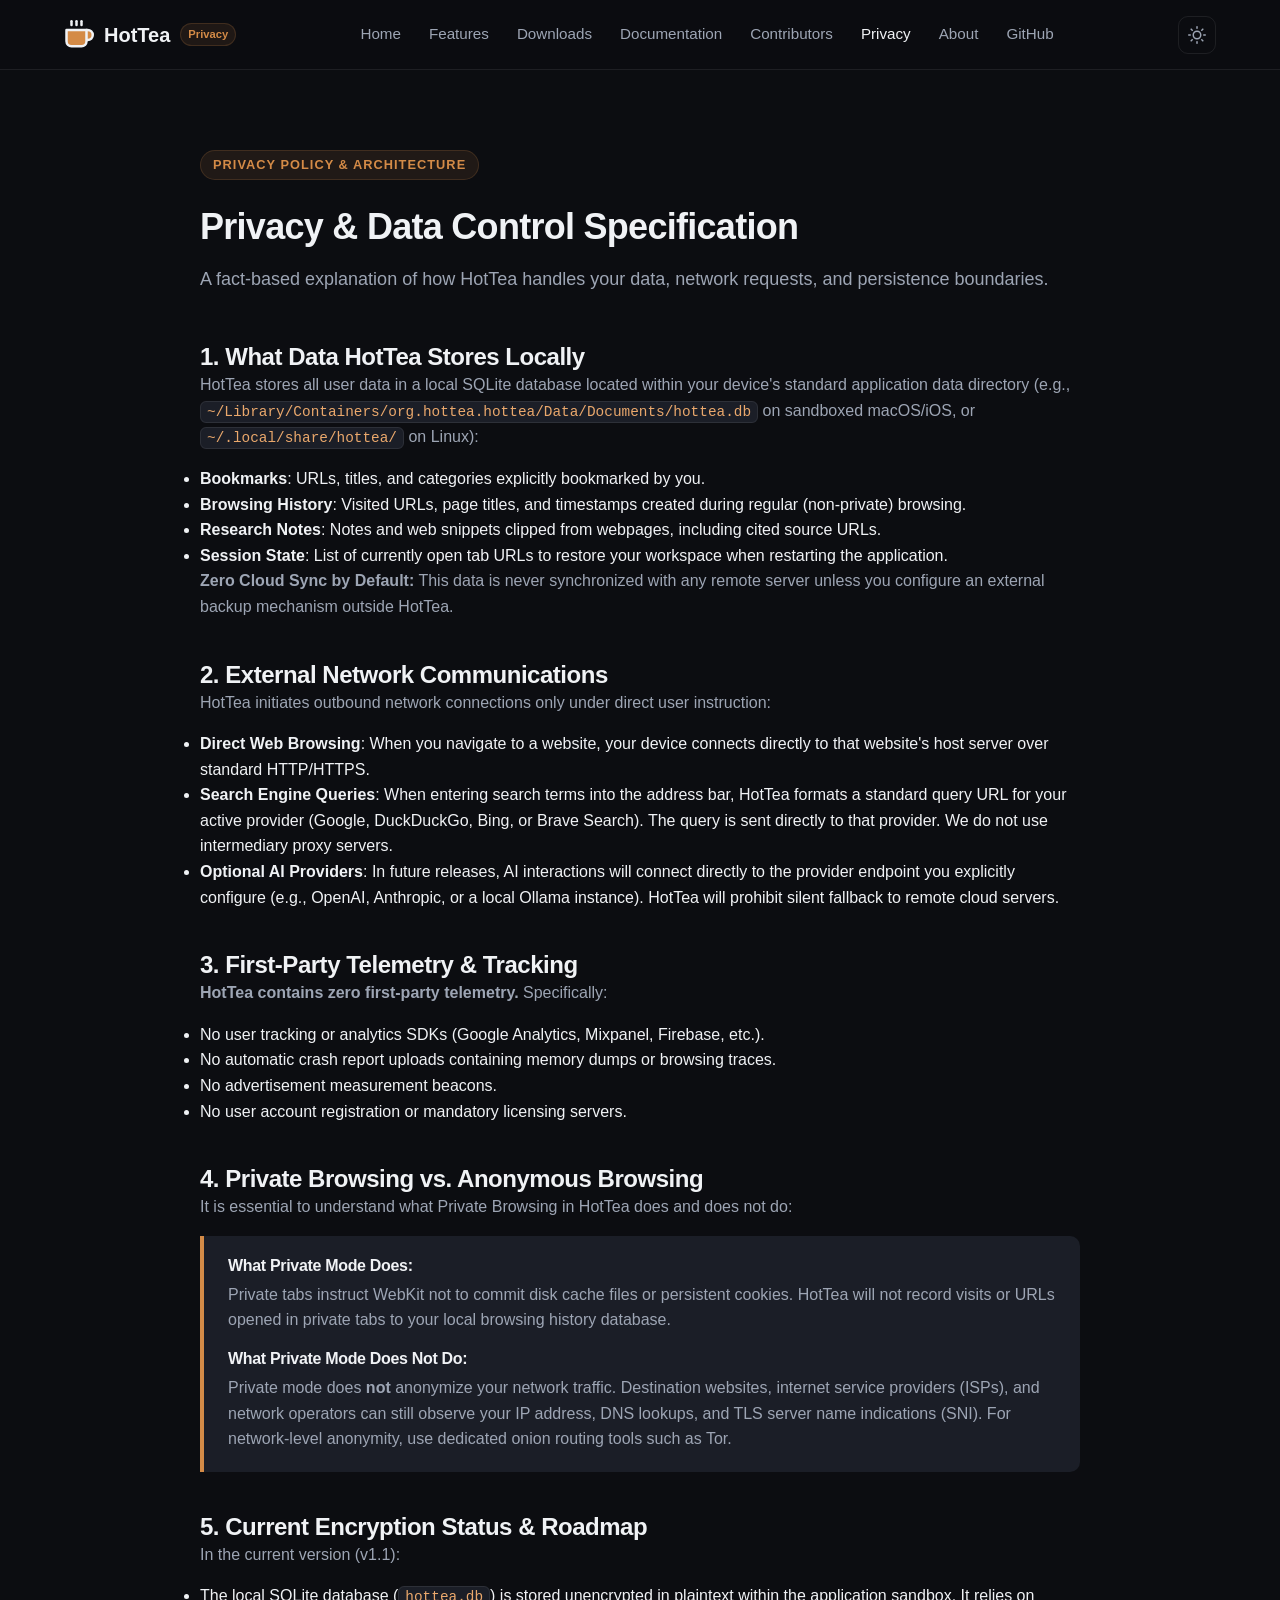
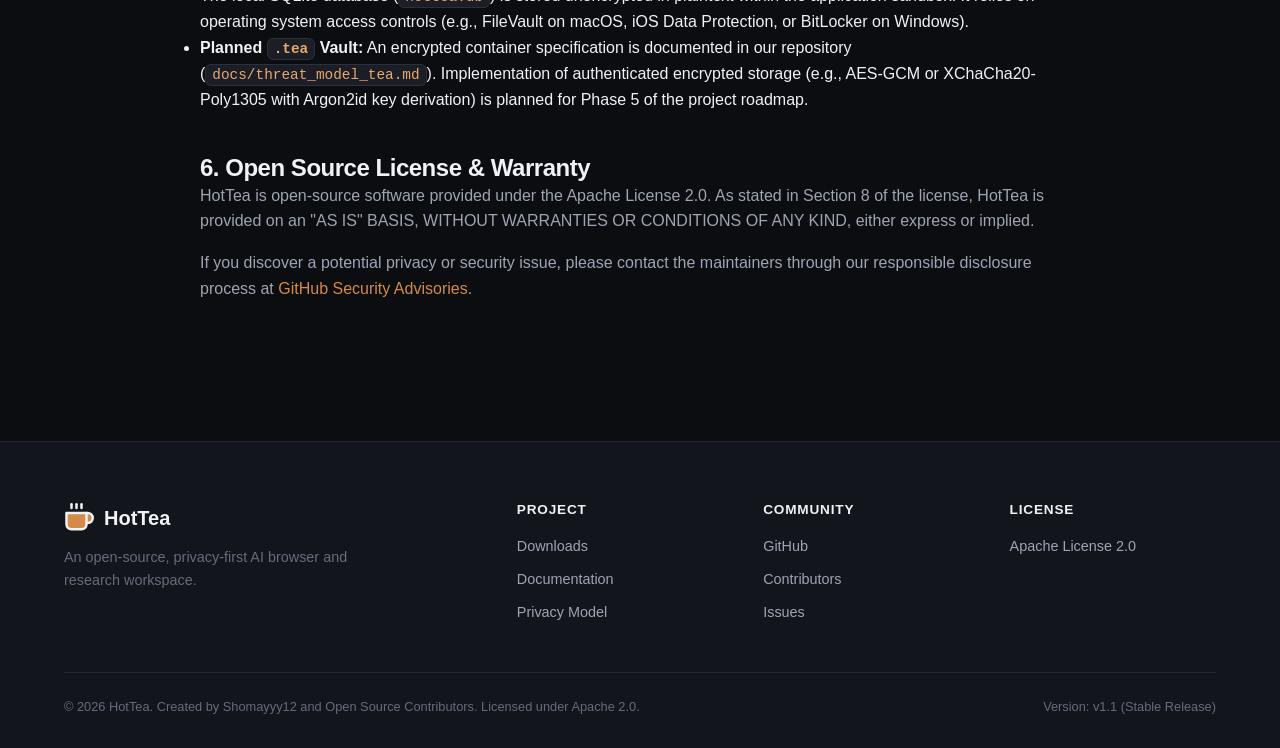
<file: hottea-website/privacy.html>
<!DOCTYPE html>
<html lang="en" data-theme="dark">
<head>
  <meta charset="UTF-8">
  <meta name="viewport" content="width=device-width, initial-scale=1.0">
  <title>Privacy &amp; Data Control — HotTea Browser</title>
  <meta name="description" content="Detailed breakdown of HotTea's privacy architecture: zero telemetry, local SQLite storage, search transparency, and data boundaries.">
  <meta name="theme-color" content="#0C0D11">

  <!-- Open Graph -->
  <meta property="og:type" content="article">
  <meta property="og:title" content="HotTea Privacy &amp; Data Control Specification">
  <meta property="og:description" content="Transparent, fact-based disclosure of HotTea's data storage, network traffic, and security model.">

  <!-- Stylesheets -->
  <link rel="stylesheet" href="assets/css/style.css">
  <link rel="stylesheet" href="assets/css/responsive.css">

  <!-- Favicon SVG -->
  <link rel="icon" type="image/svg+xml" href="data:image/svg+xml,<svg xmlns='http://www.w3.org/2000/svg' viewBox='0 0 24 24' fill='none' stroke='%23D48B47' stroke-width='2' stroke-linecap='round' stroke-linejoin='round'><path d='M18 8h1a4 4 0 0 1 0 8h-1'></path><path d='M2 8h16v9a4 4 0 0 1-4 4H6a4 4 0 0 1-4-4V8z'></path><line x1='6' y1='1' x2='6' y2='4'></line><line x1='10' y1='1' x2='10' y2='4'></line><line x1='14' y1='1' x2='14' y2='4'></line></svg>">
</head>
<body>

  <a href="#main-content" class="skip-to-content">Skip to content</a>

  <!-- Header -->
  <header class="site-header">
    <div class="container nav-container">
      <a href="index.html" class="brand-link">
        <svg class="brand-logo-svg" viewBox="0 0 24 24" fill="none" stroke="currentColor" stroke-width="2" stroke-linecap="round" stroke-linejoin="round">
          <path d="M18 8h1a4 4 0 0 1 0 8h-1"></path>
          <path d="M2 8h16v9a4 4 0 0 1-4 4H6a4 4 0 0 1-4-4V8z"></path>
          <line x1="6" y1="1" x2="6" y2="4"></line>
          <line x1="10" y1="1" x2="10" y2="4"></line>
          <line x1="14" y1="1" x2="14" y2="4"></line>
        </svg>
        <span>HotTea</span>
        <span class="brand-badge">Privacy</span>
      </a>

      <nav id="nav-menu" class="nav-menu" aria-label="Primary Navigation">
        <a href="index.html" class="nav-link">Home</a>
        <a href="index.html#features" class="nav-link">Features</a>
        <a href="downloads.html" class="nav-link">Downloads</a>
        <a href="docs.html" class="nav-link">Documentation</a>
        <a href="index.html#contributors" class="nav-link">Contributors</a>
        <a href="privacy.html" class="nav-link active">Privacy</a>
        <a href="about.html" class="nav-link">About</a>
        <a href="https://github.com/Shomay12/hottea" class="nav-link" target="_blank" rel="noopener">GitHub</a>
      </nav>

      <div class="nav-actions">
        <button id="theme-toggle" class="btn-icon" aria-label="Toggle theme">
          <svg width="18" height="18" viewBox="0 0 24 24" fill="none" stroke="currentColor" stroke-width="2" stroke-linecap="round" stroke-linejoin="round">
            <circle cx="12" cy="12" r="5"></circle>
            <line x1="12" y1="1" x2="12" y2="3"></line>
            <line x1="12" y1="21" x2="12" y2="23"></line>
          </svg>
        </button>
        <button id="mobile-menu-btn" class="btn-icon mobile-menu-btn" aria-label="Toggle mobile menu" aria-expanded="false">
          <svg width="20" height="20" viewBox="0 0 24 24" fill="none" stroke="currentColor" stroke-width="2" stroke-linecap="round" stroke-linejoin="round">
            <line x1="3" y1="12" x2="21" y2="12"></line>
            <line x1="3" y1="6" x2="21" y2="6"></line>
            <line x1="3" y1="18" x2="21" y2="18"></line>
          </svg>
        </button>
      </div>
    </div>
  </header>

  <main id="main-content" class="container container-narrow section">
    <div style="margin-bottom: 48px;">
      <span class="section-tag">Privacy Policy &amp; Architecture</span>
      <h1 class="section-title" style="margin-top: 12px;">Privacy &amp; Data Control Specification</h1>
      <p class="section-subtitle">
        A fact-based explanation of how HotTea handles your data, network requests, and persistence boundaries.
      </p>
    </div>

    <!-- Section 1: Data Stored Locally -->
    <section style="margin-bottom: 40px;">
      <h2>1. What Data HotTea Stores Locally</h2>
      <p>
        HotTea stores all user data in a local SQLite database located within your device's standard application data directory (e.g., <code>~/Library/Containers/org.hottea.hottea/Data/Documents/hottea.db</code> on sandboxed macOS/iOS, or <code>~/.local/share/hottea/</code> on Linux):
      </p>
      <ul>
        <li><strong>Bookmarks</strong>: URLs, titles, and categories explicitly bookmarked by you.</li>
        <li><strong>Browsing History</strong>: Visited URLs, page titles, and timestamps created during regular (non-private) browsing.</li>
        <li><strong>Research Notes</strong>: Notes and web snippets clipped from webpages, including cited source URLs.</li>
        <li><strong>Session State</strong>: List of currently open tab URLs to restore your workspace when restarting the application.</li>
      </ul>
      <p>
        <strong>Zero Cloud Sync by Default:</strong> This data is never synchronized with any remote server unless you configure an external backup mechanism outside HotTea.
      </p>
    </section>

    <!-- Section 2: External Network Traffic -->
    <section style="margin-bottom: 40px;">
      <h2>2. External Network Communications</h2>
      <p>
        HotTea initiates outbound network connections only under direct user instruction:
      </p>
      <ul>
        <li><strong>Direct Web Browsing</strong>: When you navigate to a website, your device connects directly to that website's host server over standard HTTP/HTTPS.</li>
        <li><strong>Search Engine Queries</strong>: When entering search terms into the address bar, HotTea formats a standard query URL for your active provider (Google, DuckDuckGo, Bing, or Brave Search). The query is sent directly to that provider. We do not use intermediary proxy servers.</li>
        <li><strong>Optional AI Providers</strong>: In future releases, AI interactions will connect directly to the provider endpoint you explicitly configure (e.g., OpenAI, Anthropic, or a local Ollama instance). HotTea will prohibit silent fallback to remote cloud servers.</li>
      </ul>
    </section>

    <!-- Section 3: Telemetry & Analytics -->
    <section style="margin-bottom: 40px;">
      <h2>3. First-Party Telemetry &amp; Tracking</h2>
      <p>
        <strong>HotTea contains zero first-party telemetry.</strong> Specifically:
      </p>
      <ul>
        <li>No user tracking or analytics SDKs (Google Analytics, Mixpanel, Firebase, etc.).</li>
        <li>No automatic crash report uploads containing memory dumps or browsing traces.</li>
        <li>No advertisement measurement beacons.</li>
        <li>No user account registration or mandatory licensing servers.</li>
      </ul>
    </section>

    <!-- Section 4: Private vs Anonymous Browsing -->
    <section style="margin-bottom: 40px;">
      <h2>4. Private Browsing vs. Anonymous Browsing</h2>
      <p>
        It is essential to understand what Private Browsing in HotTea does and does not do:
      </p>
      <div class="callout-box" style="margin-top: 16px;">
        <h4 style="color:var(--text-primary); margin-bottom: 6px;">What Private Mode Does:</h4>
        <p>
          Private tabs instruct WebKit not to commit disk cache files or persistent cookies. HotTea will not record visits or URLs opened in private tabs to your local browsing history database.
        </p>
        <h4 style="color:var(--text-primary); margin-bottom: 6px;">What Private Mode Does Not Do:</h4>
        <p style="margin-bottom:0;">
          Private mode does <strong>not</strong> anonymize your network traffic. Destination websites, internet service providers (ISPs), and network operators can still observe your IP address, DNS lookups, and TLS server name indications (SNI). For network-level anonymity, use dedicated onion routing tools such as Tor.
        </p>
      </div>
    </section>

    <!-- Section 5: Encryption Boundaries -->
    <section style="margin-bottom: 40px;">
      <h2>5. Current Encryption Status &amp; Roadmap</h2>
      <p>
        In the current version (v1.1):
      </p>
      <ul>
        <li>The local SQLite database (<code>hottea.db</code>) is stored unencrypted in plaintext within the application sandbox. It relies on operating system access controls (e.g., FileVault on macOS, iOS Data Protection, or BitLocker on Windows).</li>
        <li><strong>Planned <code>.tea</code> Vault:</strong> An encrypted container specification is documented in our repository (<code>docs/threat_model_tea.md</code>). Implementation of authenticated encrypted storage (e.g., AES-GCM or XChaCha20-Poly1305 with Argon2id key derivation) is planned for Phase 5 of the project roadmap.</li>
      </ul>
    </section>

    <!-- Section 6: Legal & Open Source Notice -->
    <section style="margin-bottom: 60px;">
      <h2>6. Open Source License &amp; Warranty</h2>
      <p>
        HotTea is open-source software provided under the Apache License 2.0. As stated in Section 8 of the license, HotTea is provided on an "AS IS" BASIS, WITHOUT WARRANTIES OR CONDITIONS OF ANY KIND, either express or implied.
      </p>
      <p>
        If you discover a potential privacy or security issue, please contact the maintainers through our responsible disclosure process at <a href="https://github.com/Shomay12/hottea/security/advisories" target="_blank" rel="noopener">GitHub Security Advisories</a>.
      </p>
    </section>
  </main>

  <!-- Footer -->
  <footer class="site-footer">
    <div class="container">
      <div class="footer-grid">
        <div class="footer-brand">
          <a href="index.html" class="brand-link">
            <svg class="brand-logo-svg" viewBox="0 0 24 24" fill="none" stroke="currentColor" stroke-width="2" stroke-linecap="round" stroke-linejoin="round">
              <path d="M18 8h1a4 4 0 0 1 0 8h-1"></path>
              <path d="M2 8h16v9a4 4 0 0 1-4 4H6a4 4 0 0 1-4-4V8z"></path>
              <line x1="6" y1="1" x2="6" y2="4"></line>
              <line x1="10" y1="1" x2="10" y2="4"></line>
              <line x1="14" y1="1" x2="14" y2="4"></line>
            </svg>
            <span>HotTea</span>
          </a>
          <p>An open-source, privacy-first AI browser and research workspace.</p>
        </div>
        <div>
          <h4 class="footer-heading">Project</h4>
          <ul class="footer-links">
            <li><a href="downloads.html">Downloads</a></li>
            <li><a href="docs.html">Documentation</a></li>
            <li><a href="privacy.html">Privacy Model</a></li>
          </ul>
        </div>
        <div>
          <h4 class="footer-heading">Community</h4>
          <ul class="footer-links">
            <li><a href="https://github.com/Shomay12/hottea" target="_blank" rel="noopener">GitHub</a></li>
            <li><a href="index.html#contributors">Contributors</a></li>
            <li><a href="https://github.com/Shomay12/hottea/issues" target="_blank" rel="noopener">Issues</a></li>
          </ul>
        </div>
        <div>
          <h4 class="footer-heading">License</h4>
          <ul class="footer-links">
            <li><a href="https://github.com/Shomay12/hottea/blob/main/LICENSE" target="_blank" rel="noopener">Apache License 2.0</a></li>
          </ul>
        </div>
      </div>
      <div class="footer-bottom">
        <span>&copy; 2026 HotTea. Created by Shomayyy12 and Open Source Contributors. Licensed under Apache 2.0.</span>
        <span>Version: v1.1 (Stable Release)</span>
      </div>
    </div>
  </footer>

  <!-- Scripts -->
  <script src="assets/js/main.js"></script>
</body>
</html>
</file>
<file: hottea-website/assets/css/style.css>
/* ==========================================================================
   HotTea Official Website - Core Stylesheet
   Modern, Privacy-First Open-Source Design System
   ========================================================================== */

:root {
  /* Color Palette - Dark Theme (Default) */
  --bg-primary: #0C0D11;
  --bg-secondary: #13151C;
  --bg-tertiary: #1B1E27;
  --bg-card: rgba(23, 26, 35, 0.75);
  --bg-card-hover: rgba(30, 34, 46, 0.9);
  --bg-input: #090A0D;
  --bg-code: #0A0B0E;

  --border-subtle: rgba(255, 255, 255, 0.08);
  --border-strong: rgba(255, 255, 255, 0.16);
  --border-focus: #D48B47;

  --text-primary: #F0F2F5;
  --text-secondary: #9DA5B4;
  --text-muted: #656C7B;
  --text-inverse: #0C0D11;

  /* Brand Accents - Warm Tea Amber */
  --accent-primary: #D48B47;
  --accent-light: #EAA86C;
  --accent-hover: #BF7836;
  --accent-glow: rgba(212, 139, 71, 0.18);
  --accent-subtle: rgba(212, 139, 71, 0.1);

  /* Status Colors */
  --status-ready: #34D399;
  --status-ready-bg: rgba(52, 211, 153, 0.12);
  --status-exp: #FBBF24;
  --status-exp-bg: rgba(251, 191, 36, 0.12);
  --status-dev: #60A5FA;
  --status-dev-bg: rgba(96, 165, 250, 0.12);
  --status-plan: #9CA3AF;
  --status-plan-bg: rgba(156, 163, 175, 0.12);
  --status-warn: #F87171;
  --status-warn-bg: rgba(248, 113, 113, 0.12);

  /* Layout & Sizing */
  --container-max: 1200px;
  --container-narrow: 880px;
  --nav-height: 70px;
  --radius-sm: 6px;
  --radius-md: 10px;
  --radius-lg: 16px;
  --radius-xl: 24px;
  --radius-full: 9999px;

  /* Typography */
  --font-sans: -apple-system, BlinkMacSystemFont, "Segoe UI", Roboto, "Helvetica Neue", Arial, sans-serif;
  --font-mono: ui-monospace, SFMono-Regular, "SF Mono", Menlo, Consolas, "Liberation Mono", monospace;

  /* Transitions & Shadows */
  --transition-fast: 0.15s ease;
  --transition-normal: 0.25s ease;
  --shadow-card: 0 4px 20px rgba(0, 0, 0, 0.4);
  --shadow-elevation: 0 10px 40px rgba(0, 0, 0, 0.6);
}

/* Light Theme Variables */
[data-theme="light"] {
  --bg-primary: #F8F9FA;
  --bg-secondary: #FFFFFF;
  --bg-tertiary: #EEF1F5;
  --bg-card: rgba(255, 255, 255, 0.9);
  --bg-card-hover: #FFFFFF;
  --bg-input: #FFFFFF;
  --bg-code: #1A1D24;

  --border-subtle: rgba(0, 0, 0, 0.08);
  --border-strong: rgba(0, 0, 0, 0.18);
  --border-focus: #C07736;

  --text-primary: #111418;
  --text-secondary: #4A5260;
  --text-muted: #788292;
  --text-inverse: #FFFFFF;

  --accent-primary: #C07736;
  --accent-light: #D48B47;
  --accent-hover: #A56024;
  --accent-glow: rgba(192, 119, 54, 0.15);
  --accent-subtle: rgba(192, 119, 54, 0.08);

  --shadow-card: 0 4px 16px rgba(0, 0, 0, 0.06);
  --shadow-elevation: 0 12px 32px rgba(0, 0, 0, 0.1);
}

/* Global Reset */
*, *::before, *::after {
  box-sizing: border-box;
  margin: 0;
  padding: 0;
}

html {
  font-size: 16px;
  scroll-behavior: smooth;
  scroll-padding-top: calc(var(--nav-height) + 24px);
}

body {
  font-family: var(--font-sans);
  background-color: var(--bg-primary);
  color: var(--text-primary);
  line-height: 1.6;
  -webkit-font-smoothing: antialiased;
  -moz-osx-font-smoothing: grayscale;
  min-height: 100vh;
  display: flex;
  flex-direction: column;
  transition: background-color var(--transition-normal), color var(--transition-normal);
}

/* Accessibility */
:focus-visible {
  outline: 2px solid var(--border-focus);
  outline-offset: 3px;
}

.skip-to-content {
  position: absolute;
  top: -60px;
  left: 20px;
  background: var(--accent-primary);
  color: #FFFFFF;
  padding: 8px 16px;
  border-radius: var(--radius-sm);
  font-weight: 600;
  z-index: 9999;
  transition: top var(--transition-fast);
  text-decoration: none;
}

.skip-to-content:focus {
  top: 16px;
}

@media (prefers-reduced-motion: reduce) {
  *, *::before, *::after {
    animation-duration: 0.01ms !important;
    animation-iteration-count: 1 !important;
    transition-duration: 0.01ms !important;
    scroll-behavior: auto !important;
  }
}

/* Typography Helpers */
h1, h2, h3, h4, h5, h6 {
  color: var(--text-primary);
  line-height: 1.25;
  font-weight: 700;
  letter-spacing: -0.02em;
}

p {
  color: var(--text-secondary);
  margin-bottom: 1rem;
}

a {
  color: var(--accent-primary);
  text-decoration: none;
  transition: color var(--transition-fast);
}

a:hover {
  color: var(--accent-light);
}

code, pre {
  font-family: var(--font-mono);
  font-size: 0.9em;
}

code {
  background: var(--bg-tertiary);
  color: var(--accent-light);
  padding: 2px 6px;
  border-radius: var(--radius-sm);
  border: 1px solid var(--border-subtle);
}

/* Layout Containers */
.container {
  width: 100%;
  max-width: var(--container-max);
  margin-left: auto;
  margin-right: auto;
  padding-left: 24px;
  padding-right: 24px;
}

.container-narrow {
  max-width: var(--container-narrow);
}

.section {
  padding: 80px 0;
  position: relative;
}

.section-alt {
  background-color: var(--bg-secondary);
  border-top: 1px solid var(--border-subtle);
  border-bottom: 1px solid var(--border-subtle);
}

.section-header {
  text-align: center;
  max-width: 680px;
  margin: 0 auto 56px auto;
}

.section-tag {
  display: inline-block;
  font-size: 0.8rem;
  font-weight: 600;
  letter-spacing: 0.08em;
  text-transform: uppercase;
  color: var(--accent-primary);
  background: var(--accent-subtle);
  padding: 4px 12px;
  border-radius: var(--radius-full);
  margin-bottom: 12px;
  border: 1px solid var(--accent-glow);
}

.section-title {
  font-size: 2.25rem;
  margin-bottom: 16px;
}

.section-subtitle {
  font-size: 1.125rem;
  color: var(--text-secondary);
  margin-bottom: 0;
}

/* Header & Navigation Bar */
.site-header {
  position: sticky;
  top: 0;
  z-index: 100;
  height: var(--nav-height);
  background: rgba(12, 13, 17, 0.85);
  backdrop-filter: blur(14px);
  -webkit-backdrop-filter: blur(14px);
  border-bottom: 1px solid var(--border-subtle);
  transition: background-color var(--transition-normal), border-color var(--transition-normal);
}

[data-theme="light"] .site-header {
  background: rgba(248, 249, 250, 0.88);
}

.nav-container {
  display: flex;
  align-items: center;
  justify-content: space-between;
  height: 100%;
}

.brand-link {
  display: flex;
  align-items: center;
  gap: 10px;
  font-size: 1.25rem;
  font-weight: 700;
  color: var(--text-primary);
}

.brand-logo-svg {
  width: 30px;
  height: 30px;
  fill: var(--accent-primary);
}

.brand-badge {
  font-size: 0.7rem;
  font-weight: 600;
  color: var(--accent-primary);
  background: var(--accent-subtle);
  padding: 2px 7px;
  border-radius: var(--radius-full);
  border: 1px solid var(--accent-glow);
}

.nav-menu {
  display: flex;
  align-items: center;
  gap: 28px;
  list-style: none;
}

.nav-link {
  color: var(--text-secondary);
  font-size: 0.95rem;
  font-weight: 500;
  transition: color var(--transition-fast);
}

.nav-link:hover, .nav-link.active {
  color: var(--text-primary);
}

.nav-actions {
  display: flex;
  align-items: center;
  gap: 12px;
}

.btn-icon {
  background: transparent;
  border: 1px solid var(--border-subtle);
  color: var(--text-secondary);
  width: 38px;
  height: 38px;
  border-radius: var(--radius-md);
  display: inline-flex;
  align-items: center;
  justify-content: center;
  cursor: pointer;
  transition: all var(--transition-fast);
}

.btn-icon:hover {
  background: var(--bg-tertiary);
  color: var(--text-primary);
  border-color: var(--border-strong);
}

.mobile-menu-btn {
  display: none;
}

/* Buttons */
.btn {
  display: inline-flex;
  align-items: center;
  justify-content: center;
  gap: 8px;
  padding: 10px 22px;
  font-size: 0.95rem;
  font-weight: 600;
  border-radius: var(--radius-md);
  cursor: pointer;
  transition: all var(--transition-fast);
  border: 1px solid transparent;
  text-decoration: none;
}

.btn-primary {
  background-color: var(--accent-primary);
  color: #FFFFFF;
  box-shadow: 0 2px 10px var(--accent-glow);
}

.btn-primary:hover {
  background-color: var(--accent-hover);
  color: #FFFFFF;
  transform: translateY(-1px);
}

.btn-secondary {
  background-color: var(--bg-tertiary);
  color: var(--text-primary);
  border-color: var(--border-subtle);
}

.btn-secondary:hover {
  background-color: var(--bg-card-hover);
  border-color: var(--border-strong);
  color: var(--text-primary);
  transform: translateY(-1px);
}

.btn-sm {
  padding: 6px 14px;
  font-size: 0.85rem;
}

.btn-lg {
  padding: 14px 28px;
  font-size: 1.05rem;
}

/* Hero Section */
.hero-section {
  padding: 90px 0 60px 0;
  text-align: center;
  overflow: hidden;
  position: relative;
}

.hero-badge {
  display: inline-flex;
  align-items: center;
  gap: 8px;
  background: var(--bg-secondary);
  border: 1px solid var(--border-subtle);
  padding: 6px 16px;
  border-radius: var(--radius-full);
  font-size: 0.85rem;
  color: var(--text-secondary);
  margin-bottom: 24px;
}

.hero-badge-pill {
  background: var(--accent-primary);
  color: #FFFFFF;
  font-weight: 700;
  font-size: 0.72rem;
  padding: 2px 8px;
  border-radius: var(--radius-full);
  text-transform: uppercase;
  letter-spacing: 0.04em;
}

.hero-title {
  font-size: 3.5rem;
  line-height: 1.15;
  font-weight: 800;
  margin-bottom: 20px;
  max-width: 900px;
  margin-left: auto;
  margin-right: auto;
  letter-spacing: -0.03em;
}

.hero-title .highlight {
  color: var(--accent-primary);
  background: linear-gradient(135deg, var(--accent-primary), var(--accent-light));
  -webkit-background-clip: text;
  -webkit-text-fill-color: transparent;
}

.hero-description {
  font-size: 1.25rem;
  max-width: 720px;
  margin: 0 auto 36px auto;
  color: var(--text-secondary);
  line-height: 1.6;
}

.hero-actions {
  display: flex;
  align-items: center;
  justify-content: center;
  gap: 16px;
  margin-bottom: 56px;
}

/* Browser Mockup (Pure HTML & CSS) */
.mockup-wrapper {
  max-width: 1040px;
  margin: 0 auto;
  perspective: 1000px;
}

.mockup-frame {
  background: var(--bg-secondary);
  border: 1px solid var(--border-strong);
  border-radius: var(--radius-lg);
  box-shadow: var(--shadow-elevation);
  overflow: hidden;
  text-align: left;
}

.mockup-caption {
  font-size: 0.8rem;
  color: var(--text-muted);
  text-align: center;
  margin-top: 14px;
}

.mockup-titlebar {
  background: var(--bg-tertiary);
  height: 40px;
  display: flex;
  align-items: center;
  padding: 0 16px;
  border-bottom: 1px solid var(--border-subtle);
  gap: 16px;
}

.window-dots {
  display: flex;
  gap: 8px;
}

.window-dot {
  width: 11px;
  height: 11px;
  border-radius: 50%;
}

.dot-red { background: #FF5F56; }
.dot-yellow { background: #FFBD2E; }
.dot-green { background: #27C93F; }

.mockup-tab-strip {
  display: flex;
  gap: 6px;
  flex: 1;
}

.mockup-tab {
  display: inline-flex;
  align-items: center;
  gap: 8px;
  padding: 5px 14px;
  background: rgba(255, 255, 255, 0.04);
  border-radius: var(--radius-sm);
  font-size: 0.78rem;
  color: var(--text-secondary);
  border: 1px solid transparent;
}

.mockup-tab.active {
  background: var(--bg-secondary);
  color: var(--text-primary);
  border-color: var(--border-subtle);
  border-bottom: none;
}

.mockup-toolbar {
  background: var(--bg-secondary);
  padding: 8px 16px;
  display: flex;
  align-items: center;
  gap: 12px;
  border-bottom: 1px solid var(--border-subtle);
}

.mockup-nav-btns {
  display: flex;
  gap: 6px;
  color: var(--text-muted);
}

.mockup-addressbar {
  flex: 1;
  background: var(--bg-input);
  border: 1px solid var(--border-subtle);
  border-radius: var(--radius-sm);
  height: 32px;
  display: flex;
  align-items: center;
  padding: 0 12px;
  font-size: 0.82rem;
  color: var(--text-secondary);
  gap: 8px;
}

.mockup-addressbar .provider-tag {
  color: var(--accent-primary);
  font-weight: 600;
  font-size: 0.72rem;
  background: var(--accent-subtle);
  padding: 1px 6px;
  border-radius: var(--radius-sm);
}

.mockup-viewport {
  display: grid;
  grid-template-columns: 1fr 300px;
  min-height: 360px;
  background: var(--bg-primary);
}

.mockup-webview {
  padding: 28px;
  border-right: 1px solid var(--border-subtle);
}

.mockup-web-header {
  font-size: 1.4rem;
  color: var(--text-primary);
  margin-bottom: 8px;
}

.mockup-web-source {
  font-size: 0.8rem;
  color: var(--accent-primary);
  margin-bottom: 16px;
}

.mockup-web-body {
  font-size: 0.9rem;
  color: var(--text-secondary);
  line-height: 1.6;
}

.mockup-sidebar {
  background: var(--bg-secondary);
  padding: 16px;
  display: flex;
  flex-direction: column;
  gap: 14px;
}

.mockup-sidebar-title {
  font-size: 0.85rem;
  font-weight: 700;
  text-transform: uppercase;
  letter-spacing: 0.05em;
  color: var(--text-muted);
  display: flex;
  justify-content: space-between;
  align-items: center;
}

.mockup-note-card {
  background: var(--bg-tertiary);
  border: 1px solid var(--border-subtle);
  border-radius: var(--radius-sm);
  padding: 12px;
  font-size: 0.82rem;
}

.mockup-note-meta {
  font-size: 0.7rem;
  color: var(--accent-light);
  margin-bottom: 6px;
  display: block;
}

/* Feature Status Cards & Grid */
.feature-grid {
  display: grid;
  grid-template-columns: repeat(auto-fit, minmax(320px, 1fr));
  gap: 24px;
}

.feature-card {
  background: var(--bg-card);
  border: 1px solid var(--border-subtle);
  border-radius: var(--radius-lg);
  padding: 28px;
  transition: all var(--transition-fast);
  display: flex;
  flex-direction: column;
}

.feature-card:hover {
  background: var(--bg-card-hover);
  border-color: var(--border-strong);
  transform: translateY(-2px);
  box-shadow: var(--shadow-card);
}

.feature-card-header {
  display: flex;
  justify-content: space-between;
  align-items: flex-start;
  margin-bottom: 16px;
}

.feature-icon {
  width: 44px;
  height: 44px;
  background: var(--accent-subtle);
  border: 1px solid var(--accent-glow);
  border-radius: var(--radius-md);
  display: flex;
  align-items: center;
  justify-content: center;
  color: var(--accent-primary);
}

.feature-title {
  font-size: 1.25rem;
  margin-bottom: 10px;
}

.feature-desc {
  font-size: 0.95rem;
  color: var(--text-secondary);
  line-height: 1.6;
  flex: 1;
  margin-bottom: 16px;
}

/* Status Badges */
.status-badge {
  display: inline-flex;
  align-items: center;
  gap: 6px;
  font-size: 0.75rem;
  font-weight: 600;
  padding: 3px 9px;
  border-radius: var(--radius-full);
  text-transform: capitalize;
}

.status-badge::before {
  content: "";
  display: inline-block;
  width: 6px;
  height: 6px;
  border-radius: 50%;
}

.status-implemented {
  background: var(--status-ready-bg);
  color: var(--status-ready);
}
.status-implemented::before { background: var(--status-ready); }

.status-experimental {
  background: var(--status-exp-bg);
  color: var(--status-exp);
}
.status-experimental::before { background: var(--status-exp); }

.status-in-development {
  background: var(--status-dev-bg);
  color: var(--status-dev);
}
.status-in-development::before { background: var(--status-dev); }

.status-planned {
  background: var(--status-plan-bg);
  color: var(--status-plan);
}
.status-planned::before { background: var(--status-plan); }

/* Privacy Principles Section */
.privacy-grid {
  display: grid;
  grid-template-columns: repeat(auto-fit, minmax(280px, 1fr));
  gap: 24px;
  margin-bottom: 40px;
}

.privacy-card {
  background: var(--bg-card);
  border: 1px solid var(--border-subtle);
  border-radius: var(--radius-lg);
  padding: 24px;
}

.privacy-card-title {
  font-size: 1.15rem;
  margin-bottom: 10px;
  display: flex;
  align-items: center;
  gap: 10px;
}

.callout-box {
  background: var(--bg-tertiary);
  border-left: 4px solid var(--accent-primary);
  border-radius: 0 var(--radius-md) var(--radius-md) 0;
  padding: 20px 24px;
  margin-top: 32px;
}

.callout-box p:last-child {
  margin-bottom: 0;
}

/* Platform Matrix */
.platform-grid {
  display: grid;
  grid-template-columns: repeat(auto-fit, minmax(210px, 1fr));
  gap: 20px;
}

.platform-card {
  background: var(--bg-card);
  border: 1px solid var(--border-subtle);
  border-radius: var(--radius-lg);
  padding: 24px;
  text-align: center;
  display: flex;
  flex-direction: column;
  align-items: center;
  transition: all var(--transition-fast);
}

.platform-card:hover {
  border-color: var(--border-strong);
  transform: translateY(-2px);
}

.platform-icon {
  width: 48px;
  height: 48px;
  margin-bottom: 14px;
  color: var(--text-primary);
}

.platform-name {
  font-size: 1.15rem;
  margin-bottom: 6px;
}

.platform-target {
  font-size: 0.8rem;
  color: var(--text-muted);
  margin-bottom: 14px;
}

/* Architecture Diagram (Pure CSS/HTML) */
.arch-diagram {
  background: var(--bg-secondary);
  border: 1px solid var(--border-strong);
  border-radius: var(--radius-lg);
  padding: 32px;
  margin: 0 auto;
}

.arch-layer {
  border: 1px dashed var(--border-strong);
  border-radius: var(--radius-md);
  padding: 16px;
  margin-bottom: 16px;
  background: rgba(255, 255, 255, 0.02);
}

.arch-layer-label {
  font-size: 0.75rem;
  font-weight: 700;
  text-transform: uppercase;
  color: var(--accent-primary);
  letter-spacing: 0.06em;
  margin-bottom: 10px;
}

.arch-components {
  display: grid;
  grid-template-columns: repeat(auto-fit, minmax(180px, 1fr));
  gap: 12px;
}

.arch-node {
  background: var(--bg-tertiary);
  border: 1px solid var(--border-subtle);
  padding: 12px 14px;
  border-radius: var(--radius-sm);
  font-size: 0.85rem;
  font-weight: 600;
  color: var(--text-primary);
  text-align: center;
}

.arch-node span {
  display: block;
  font-size: 0.72rem;
  font-weight: 400;
  color: var(--text-muted);
  margin-top: 4px;
}

/* Code & Terminal Snippets */
.terminal-block {
  background: var(--bg-code);
  border: 1px solid var(--border-subtle);
  border-radius: var(--radius-md);
  overflow: hidden;
  margin: 20px 0;
  box-shadow: var(--shadow-card);
}

.terminal-header {
  background: rgba(255, 255, 255, 0.03);
  padding: 8px 16px;
  display: flex;
  align-items: center;
  justify-content: space-between;
  border-bottom: 1px solid var(--border-subtle);
  font-size: 0.78rem;
  color: var(--text-muted);
}

.terminal-body {
  padding: 16px;
  font-family: var(--font-mono);
  font-size: 0.88rem;
  color: #E2E8F0;
  overflow-x: auto;
}

.terminal-line {
  display: flex;
  gap: 12px;
}

.terminal-prompt {
  color: var(--accent-primary);
  user-select: none;
}

.copy-btn {
  background: transparent;
  border: 1px solid var(--border-subtle);
  color: var(--text-muted);
  font-size: 0.75rem;
  padding: 4px 8px;
  border-radius: var(--radius-sm);
  cursor: pointer;
  transition: all var(--transition-fast);
}

.copy-btn:hover {
  color: var(--text-primary);
  border-color: var(--border-strong);
}

/* Footer */
.site-footer {
  background: var(--bg-secondary);
  border-top: 1px solid var(--border-subtle);
  padding: 60px 0 30px 0;
  margin-top: auto;
  font-size: 0.9rem;
}

.footer-grid {
  display: grid;
  grid-template-columns: 2fr 1fr 1fr 1fr;
  gap: 40px;
  margin-bottom: 48px;
}

.footer-brand p {
  font-size: 0.9rem;
  color: var(--text-muted);
  max-width: 320px;
  margin-top: 12px;
}

.footer-heading {
  font-size: 0.85rem;
  font-weight: 700;
  text-transform: uppercase;
  letter-spacing: 0.06em;
  color: var(--text-primary);
  margin-bottom: 16px;
}

.footer-links {
  list-style: none;
  display: flex;
  flex-direction: column;
  gap: 10px;
}

.footer-links a {
  color: var(--text-secondary);
  transition: color var(--transition-fast);
}

.footer-links a:hover {
  color: var(--text-primary);
}

.footer-bottom {
  display: flex;
  justify-content: space-between;
  align-items: center;
  padding-top: 24px;
  border-top: 1px solid var(--border-subtle);
  font-size: 0.8rem;
  color: var(--text-muted);
}

/* ==========================================================================
   Contributors Section
   ========================================================================== */
.contributors-grid {
  display: grid;
  grid-template-columns: repeat(auto-fit, minmax(250px, 1fr));
  gap: 20px;
  margin-top: 36px;
}

.contributor-card {
  background: var(--bg-card);
  border: 1px solid var(--border-subtle);
  border-radius: var(--radius-lg);
  padding: 24px;
  display: flex;
  align-items: center;
  gap: 16px;
  transition: all var(--transition-fast);
  text-decoration: none;
  color: inherit;
}

.contributor-card:hover {
  background: var(--bg-card-hover);
  border-color: var(--border-strong);
  transform: translateY(-2px);
  box-shadow: var(--shadow-card);
}

.contributor-avatar {
  width: 56px;
  height: 56px;
  border-radius: 50%;
  border: 2px solid var(--accent-primary);
  object-fit: cover;
  flex-shrink: 0;
  background: var(--bg-tertiary);
}

.contributor-info {
  display: flex;
  flex-direction: column;
  min-width: 0;
}

.contributor-name {
  font-size: 1.05rem;
  font-weight: 700;
  color: var(--text-primary);
  margin-bottom: 2px;
  white-space: nowrap;
  overflow: hidden;
  text-overflow: ellipsis;
}

.contributor-role {
  font-size: 0.78rem;
  font-weight: 600;
  color: var(--accent-primary);
  margin-bottom: 4px;
}

.contributor-handle {
  font-size: 0.78rem;
  color: var(--text-muted);
}

.contributor-cta-card {
  background: var(--bg-card);
  border: 1px dashed var(--border-strong);
  border-radius: var(--radius-lg);
  padding: 24px;
  display: flex;
  align-items: center;
  gap: 16px;
  text-decoration: none;
  color: inherit;
  transition: all var(--transition-fast);
}

.contributor-cta-card:hover {
  border-color: var(--accent-primary);
  background: var(--accent-subtle);
  transform: translateY(-2px);
}

.contributor-cta-icon {
  width: 56px;
  height: 56px;
  border-radius: 50%;
  background: var(--bg-tertiary);
  border: 1px dashed var(--border-strong);
  display: flex;
  align-items: center;
  justify-content: center;
  color: var(--accent-primary);
  font-size: 1.5rem;
  flex-shrink: 0;
}
</file>
<file: hottea-website/assets/css/responsive.css>
/* ==========================================================================
   HotTea Official Website - Advanced Mobile & Responsive Stylesheet
   Meticulously optimized for iPhones (SE up to 16/17 Pro Max), Android,
   tablets, safe areas, touch targets, and mobile keyboards.
   ========================================================================== */

/* Base Viewport & Touch Safeguards */
html, body {
  overflow-x: hidden;
  width: 100%;
  max-width: 100vw;
  -webkit-text-size-adjust: 100%;
}

/* Touch Target Minimum (44x44px for accessible mobile ergonomics) */
button, 
.btn, 
.nav-link, 
.cli-tab-btn, 
.copy-btn {
  touch-action: manipulation;
}

/* ==========================================================================
   Large Tablets & Laptops (<= 1024px)
   ========================================================================== */
@media (max-width: 1024px) {
  .hero-title {
    font-size: clamp(2.5rem, 5vw, 3.25rem);
  }

  .mockup-viewport {
    grid-template-columns: 1fr 260px;
  }

  .footer-grid {
    grid-template-columns: 1fr 1fr;
    gap: 36px;
  }

  .docs-layout {
    grid-template-columns: 240px 1fr;
    gap: 32px;
  }

  .docs-toc {
    display: none;
  }
}

/* ==========================================================================
   Tablets & Mobile Viewports (<= 768px)
   ========================================================================== */
@media (max-width: 768px) {
  /* Site Header & Mobile Navigation */
  .site-header {
    height: 64px;
    padding-top: env(safe-area-inset-top);
  }

  .mobile-menu-btn {
    display: inline-flex;
    align-items: center;
    justify-content: center;
    width: 44px;
    height: 44px;
    border-radius: var(--radius-md);
  }

  .nav-menu {
    position: fixed;
    top: calc(64px + env(safe-area-inset-top));
    left: 0;
    right: 0;
    background: rgba(19, 21, 28, 0.98);
    backdrop-filter: blur(20px);
    -webkit-backdrop-filter: blur(20px);
    border-bottom: 1px solid var(--border-strong);
    display: flex;
    flex-direction: column;
    padding: 20px 24px 32px 24px;
    gap: 6px;
    box-shadow: 0 16px 32px rgba(0, 0, 0, 0.8);
    z-index: 99;
    max-height: calc(100vh - 70px);
    overflow-y: auto;
    transform: translateY(-110%);
    opacity: 0;
    visibility: hidden;
    transition: transform 0.28s cubic-bezier(0.16, 1, 0.3, 1), opacity 0.2s ease, visibility 0.28s;
  }

  [data-theme="light"] .nav-menu {
    background: rgba(255, 255, 255, 0.98);
  }

  .nav-menu.open {
    transform: translateY(0);
    opacity: 1;
    visibility: visible;
  }

  .nav-link {
    font-size: 1.05rem;
    font-weight: 600;
    width: 100%;
    padding: 12px 14px;
    border-radius: var(--radius-md);
    display: flex;
    align-items: center;
    justify-content: space-between;
    min-height: 48px;
  }

  .nav-link:hover, .nav-link.active {
    background: var(--bg-tertiary);
    color: var(--accent-primary);
  }

  /* Section Spacing on Mobile */
  .section {
    padding: 56px 0;
  }

  .section-header {
    margin-bottom: 40px;
  }

  .section-title {
    font-size: clamp(1.75rem, 4vw, 2.1rem);
  }

  .section-subtitle {
    font-size: 1rem;
    line-height: 1.55;
  }

  /* Hero Section */
  .hero-section {
    padding: 48px 0 36px 0;
  }

  .hero-title {
    font-size: clamp(2.1rem, 6.5vw, 2.75rem);
    letter-spacing: -0.025em;
  }

  .hero-description {
    font-size: 1.05rem;
    line-height: 1.6;
    margin-bottom: 28px;
    padding: 0 8px;
  }

  .hero-actions {
    flex-direction: column;
    width: 100%;
    max-width: 340px;
    margin: 0 auto 40px auto;
    gap: 12px;
  }

  .hero-actions .btn {
    width: 100%;
    min-height: 48px;
    font-size: 1rem;
  }

  /* Browser Mockup on Mobile */
  .mockup-wrapper {
    margin: 0 4px;
  }

  .mockup-viewport {
    grid-template-columns: 1fr;
  }

  .mockup-webview {
    padding: 20px;
    border-right: none;
    border-bottom: 1px solid var(--border-subtle);
  }

  .mockup-sidebar {
    padding: 16px;
    background: var(--bg-tertiary);
  }

  .mockup-titlebar {
    padding: 0 12px;
    height: 38px;
  }

  .mockup-tab-strip {
    overflow-x: auto;
    -webkit-overflow-scrolling: touch;
    scrollbar-width: none;
  }

  .mockup-tab-strip::-webkit-scrollbar {
    display: none;
  }

  .mockup-tab {
    padding: 4px 10px;
    font-size: 0.72rem;
    white-space: nowrap;
  }

  .mockup-toolbar {
    padding: 8px 12px;
  }

  .mockup-addressbar {
    font-size: 0.78rem;
    padding: 0 10px;
    height: 34px;
    overflow: hidden;
  }

  .mockup-addressbar span:nth-child(3) {
    overflow: hidden;
    text-overflow: ellipsis;
    white-space: nowrap;
  }

  /* Grids Stack cleanly */
  .feature-grid, 
  .privacy-grid {
    grid-template-columns: 1fr;
    gap: 16px;
  }

  .feature-card,
  .privacy-card {
    padding: 22px;
  }

  .platform-grid {
    grid-template-columns: repeat(2, 1fr);
    gap: 14px;
  }

  .platform-card {
    padding: 20px 14px;
  }

  .platform-icon {
    width: 40px;
    height: 40px;
    margin-bottom: 10px;
  }

  .platform-name {
    font-size: 1.05rem;
  }

  /* Architecture Diagram on Mobile */
  .arch-diagram {
    padding: 20px;
  }

  .arch-components {
    grid-template-columns: 1fr;
    gap: 10px;
  }

  .arch-node {
    padding: 10px 12px;
  }

  /* Downloads Portal on Mobile */
  .empty-release-banner {
    flex-direction: column;
    text-align: center;
    padding: 24px 20px;
    gap: 16px;
  }

  .empty-release-actions {
    justify-content: center;
    width: 100%;
  }

  .empty-release-actions .btn {
    width: 100%;
  }

  .download-cards-grid {
    grid-template-columns: 1fr;
    gap: 16px;
  }

  .cli-tabs {
    padding-bottom: 6px;
    -webkit-overflow-scrolling: touch;
    scrollbar-width: none;
  }

  .cli-tabs::-webkit-scrollbar {
    display: none;
  }

  .cli-tab-btn {
    padding: 8px 14px;
    font-size: 0.85rem;
  }

  /* Contributors Grid on Mobile */
  .contributors-grid {
    grid-template-columns: 1fr;
    gap: 14px;
  }

  .contributor-card, 
  .contributor-cta-card {
    padding: 18px;
  }

  .contributor-avatar, 
  .contributor-cta-icon {
    width: 48px;
    height: 48px;
  }

  /* Documentation Hub on Mobile */
  .docs-layout {
    grid-template-columns: 1fr;
    gap: 0;
    padding-top: 16px;
  }

  .docs-sidebar {
    position: static;
    max-height: none;
    margin-bottom: 28px;
    border-bottom: 1px solid var(--border-subtle);
    padding-bottom: 24px;
    padding-right: 0;
  }

  .docs-search-input {
    /* 16px base font-size prevents unwanted iOS Safari zoom */
    font-size: 16px !important;
    height: 46px;
  }

  .docs-title {
    font-size: 2rem;
  }

  .docs-header {
    padding-bottom: 16px;
    margin-bottom: 24px;
  }

  .docs-body h2 {
    font-size: 1.5rem;
    margin-top: 36px;
  }

  .docs-body h3 {
    font-size: 1.15rem;
    margin-top: 24px;
  }

  .docs-table {
    display: block;
    overflow-x: auto;
    -webkit-overflow-scrolling: touch;
    white-space: nowrap;
  }

  /* Terminal Blocks on Mobile */
  .terminal-block {
    margin: 16px 0;
  }

  .terminal-body {
    padding: 14px;
    font-size: 0.82rem;
    line-height: 1.6;
  }

  .terminal-line {
    gap: 8px;
  }

  /* Footer on Mobile */
  .site-footer {
    padding: 48px 0 calc(24px + env(safe-area-inset-bottom)) 0;
  }

  .footer-grid {
    grid-template-columns: 1fr;
    gap: 28px;
    margin-bottom: 36px;
  }

  .footer-bottom {
    flex-direction: column;
    gap: 10px;
    text-align: center;
    font-size: 0.78rem;
  }
}

/* ==========================================================================
   Small Mobile Screens (<= 480px, e.g. iPhone SE, mini, compact phones)
   ========================================================================== */
@media (max-width: 480px) {
  .container {
    padding-left: 16px;
    padding-right: 16px;
  }

  .brand-link span {
    font-size: 1.15rem;
  }

  .brand-badge {
    display: none; /* Hide badge on very small screens to preserve navbar space */
  }

  .hero-title {
    font-size: 1.95rem;
  }

  .hero-badge {
    font-size: 0.75rem;
    padding: 5px 12px;
  }

  .platform-grid {
    grid-template-columns: 1fr; /* Single column on narrow phones */
  }

  .btn-lg {
    padding: 12px 20px;
  }

  .callout-box {
    padding: 16px 18px;
  }
}

/* ==========================================================================
   Smallest Devices (<= 360px)
   ========================================================================== */
@media (max-width: 360px) {
  .hero-title {
    font-size: 1.75rem;
  }

  .section-title {
    font-size: 1.5rem;
  }

  .hero-actions .btn {
    font-size: 0.9rem;
    padding: 10px 16px;
  }
}
</file>
<file: hottea-website/assets/css/docs.css>
/* ==========================================================================
   HotTea Official Website - Documentation Stylesheet
   ========================================================================== */

.docs-layout {
  display: grid;
  grid-template-columns: 280px 1fr 220px;
  gap: 40px;
  padding: 40px 0 80px 0;
  min-height: calc(100vh - var(--nav-height) - 150px);
}

/* Sidebar Navigation */
.docs-sidebar {
  position: sticky;
  top: calc(var(--nav-height) + 24px);
  max-height: calc(100vh - var(--nav-height) - 48px);
  overflow-y: auto;
  padding-right: 16px;
}

.docs-search-container {
  margin-bottom: 24px;
}

.docs-search-input {
  width: 100%;
  background: var(--bg-tertiary);
  border: 1px solid var(--border-subtle);
  border-radius: var(--radius-md);
  padding: 10px 14px;
  color: var(--text-primary);
  font-size: 0.9rem;
  transition: border-color var(--transition-fast);
}

.docs-search-input:focus {
  border-color: var(--accent-primary);
  outline: none;
}

.docs-nav-group {
  margin-bottom: 24px;
}

.docs-nav-title {
  font-size: 0.75rem;
  font-weight: 700;
  text-transform: uppercase;
  letter-spacing: 0.06em;
  color: var(--text-muted);
  margin-bottom: 10px;
}

.docs-nav-list {
  list-style: none;
  display: flex;
  flex-direction: column;
  gap: 6px;
}

.docs-nav-link {
  display: block;
  font-size: 0.9rem;
  color: var(--text-secondary);
  padding: 6px 12px;
  border-radius: var(--radius-sm);
  transition: all var(--transition-fast);
  border-left: 2px solid transparent;
}

.docs-nav-link:hover {
  color: var(--text-primary);
  background: var(--bg-tertiary);
}

.docs-nav-link.active {
  color: var(--accent-primary);
  background: var(--accent-subtle);
  border-left-color: var(--accent-primary);
  font-weight: 600;
}

/* Main Documentation Article */
.docs-content {
  min-width: 0;
}

.docs-header {
  border-bottom: 1px solid var(--border-subtle);
  padding-bottom: 24px;
  margin-bottom: 32px;
}

.docs-title {
  font-size: 2.5rem;
  margin-bottom: 12px;
}

.docs-lead {
  font-size: 1.15rem;
  color: var(--text-secondary);
  line-height: 1.6;
}

.docs-body h2 {
  font-size: 1.75rem;
  margin-top: 48px;
  margin-bottom: 16px;
  padding-bottom: 8px;
  border-bottom: 1px solid var(--border-subtle);
}

.docs-body h3 {
  font-size: 1.3rem;
  margin-top: 32px;
  margin-bottom: 12px;
}

.docs-body p, .docs-body ul, .docs-body ol {
  margin-bottom: 1.25rem;
  line-height: 1.7;
}

.docs-body ul, .docs-body ol {
  padding-left: 24px;
  color: var(--text-secondary);
}

.docs-body li {
  margin-bottom: 6px;
}

.docs-table {
  width: 100%;
  border-collapse: collapse;
  margin: 24px 0;
  font-size: 0.9rem;
}

.docs-table th, .docs-table td {
  padding: 12px 16px;
  border: 1px solid var(--border-subtle);
  text-align: left;
}

.docs-table th {
  background: var(--bg-tertiary);
  color: var(--text-primary);
  font-weight: 600;
}

.docs-table tr:nth-child(even) {
  background: rgba(255, 255, 255, 0.015);
}

/* Table of Contents */
.docs-toc {
  position: sticky;
  top: calc(var(--nav-height) + 24px);
  max-height: calc(100vh - var(--nav-height) - 48px);
  overflow-y: auto;
  font-size: 0.85rem;
}

.toc-title {
  font-size: 0.75rem;
  font-weight: 700;
  text-transform: uppercase;
  letter-spacing: 0.06em;
  color: var(--text-muted);
  margin-bottom: 12px;
}

.toc-list {
  list-style: none;
  display: flex;
  flex-direction: column;
  gap: 8px;
  border-left: 1px solid var(--border-subtle);
  padding-left: 12px;
}

.toc-link {
  color: var(--text-muted);
  transition: color var(--transition-fast);
  display: block;
  line-height: 1.4;
}

.toc-link:hover, .toc-link.active {
  color: var(--accent-primary);
}

/* Responsive Docs */
.docs-nav-toggle-btn {
  display: none;
}

@media (max-width: 1024px) {
  .docs-layout {
    grid-template-columns: 240px 1fr;
  }
  .docs-toc {
    display: none;
  }
}

@media (max-width: 768px) {
  .docs-layout {
    grid-template-columns: 1fr;
  }
  .docs-sidebar {
    position: static;
    max-height: none;
    margin-bottom: 24px;
    border-bottom: 1px solid var(--border-subtle);
    padding-bottom: 16px;
    padding-right: 0;
  }
  .docs-nav-toggle-btn {
    display: flex;
    align-items: center;
    justify-content: space-between;
    width: 100%;
    margin-bottom: 16px;
    min-height: 46px;
    padding: 10px 16px;
    background: var(--bg-card);
    border: 1px solid var(--border-subtle);
    border-radius: var(--radius-md);
    color: var(--text-primary);
    font-weight: 600;
    font-size: 0.95rem;
    cursor: pointer;
  }
  .docs-nav-toggle-btn:hover {
    border-color: var(--accent-primary);
  }
  .docs-sidebar-inner {
    display: none;
  }
  .docs-sidebar-inner.open {
    display: block;
    animation: fadeIn 0.2s ease;
  }
}

@keyframes fadeIn {
  from { opacity: 0; transform: translateY(-4px); }
  to { opacity: 1; transform: translateY(0); }
}
</file>
